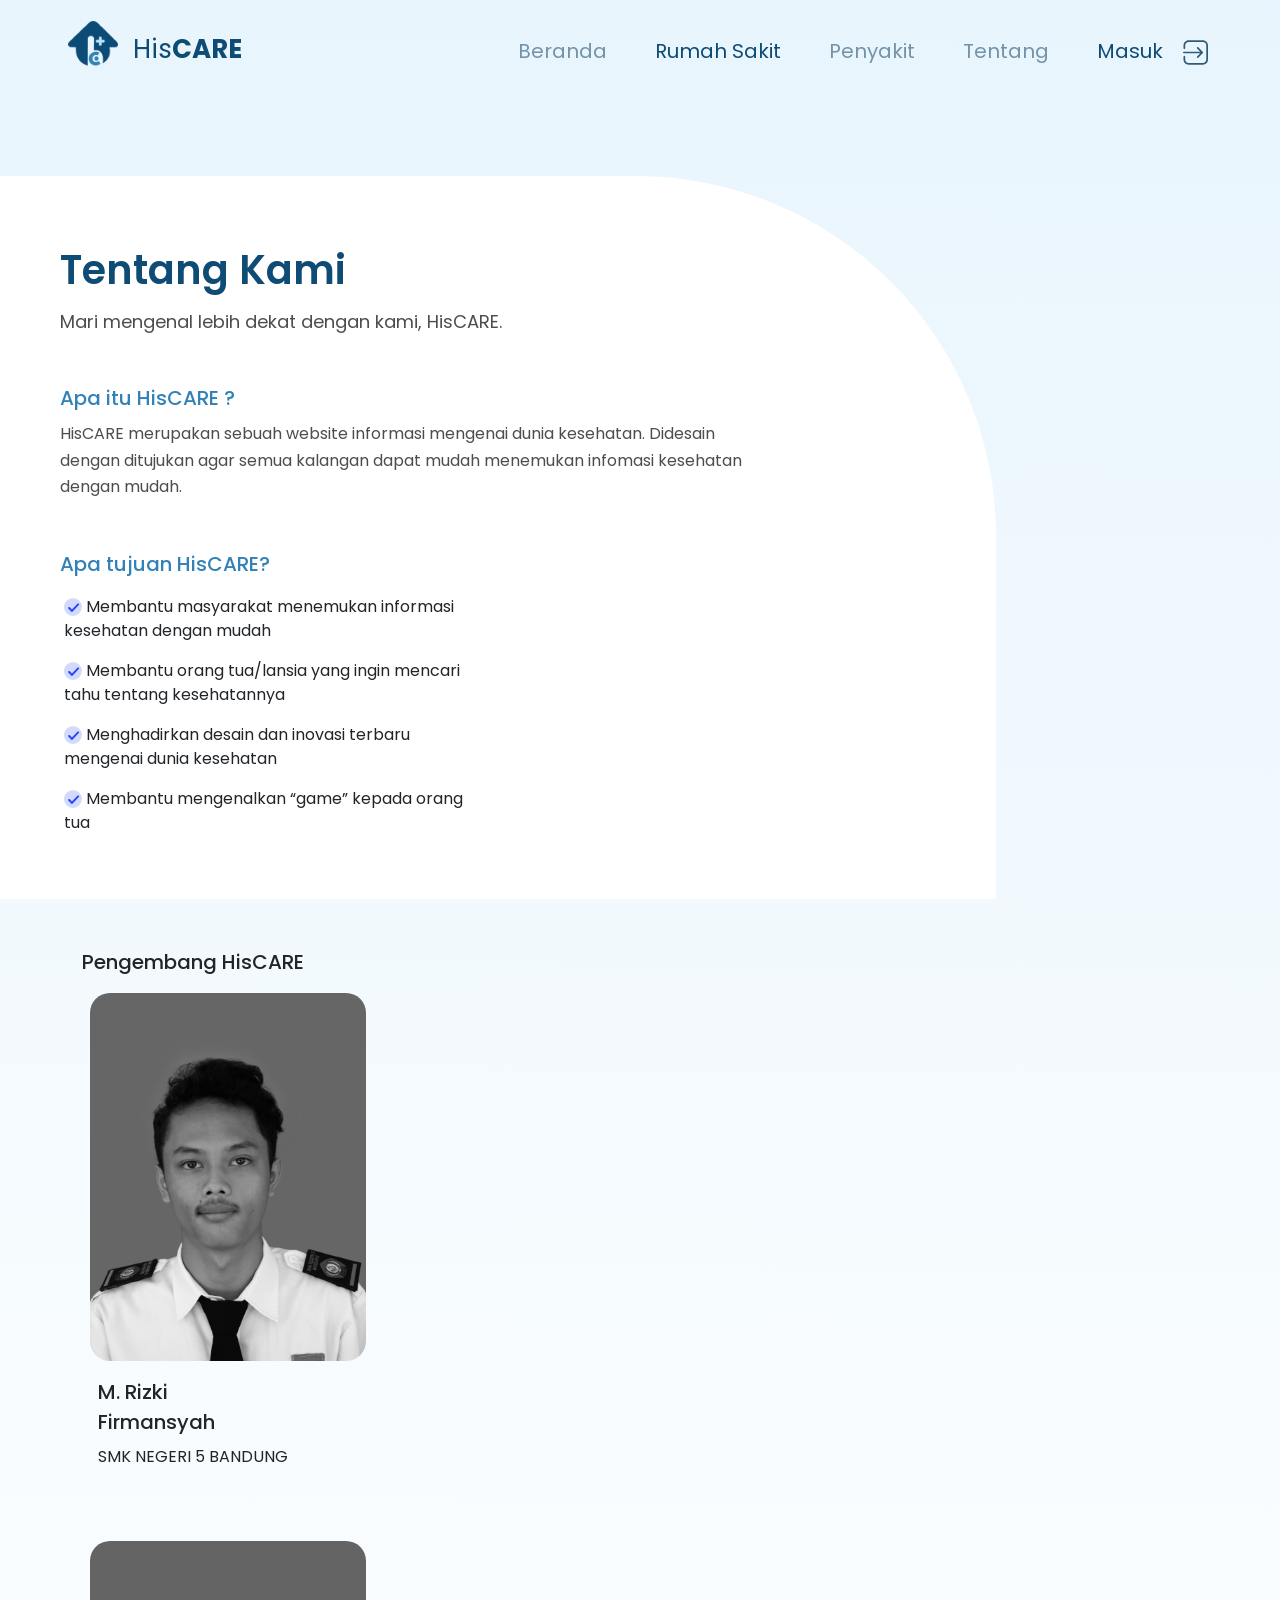
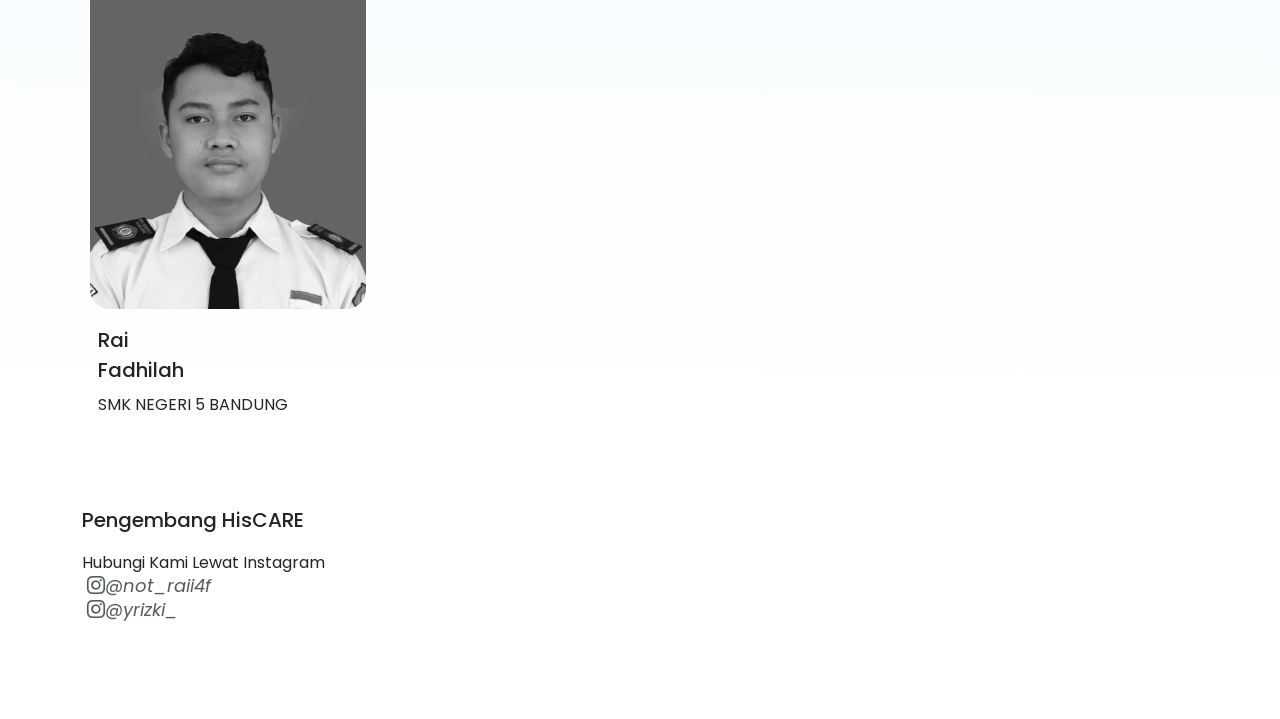
<file: about.html>
<!DOCTYPE html>
<html lang="en">
  <head>
    <meta charset="UTF-8" />
    <meta http-equiv="X-UA-Compatible" content="IE=edge" />
    <meta name="viewport" content="width=device-width, initial-scale=1.0" />
    <!-- BOOTSTRAP CSS -->
    <link rel="stylesheet" href="/assets/bootstrap/css/bootstrap.css" />
    <!-- ICON BOOTSTRAP -->
    <link rel="stylesheet" href="https://cdn.jsdelivr.net/npm/bootstrap-icons@1.9.1/font/bootstrap-icons.css" />
    <!-- AOS CSS -->
    <link href="https://unpkg.com/aos@2.3.1/dist/aos.css" rel="stylesheet" />
    <!-- SWIPER JS -->
    <link rel="stylesheet" href="https://cdn.jsdelivr.net/npm/swiper@8/swiper-bundle.min.css" />
    <!-- LOGO -->
    <link rel="icon" href="image/brand-2.png" />
    <!-- STYLE CSS -->
    <link rel="stylesheet" href="about.css" />
    <title>HisCARE - Tentang</title>
  </head>
  <body>
    <nav class="navbar navbar-expand-md navbar-expand-lg navbar-expand-xl bg-transparent fixed-top py-3">
      <div class="container-fluid px-5">
        <a class="navbar-brand" href="#"><img src="/image/brand-2.png" alt="brand-2" /><span>His</span><b>CARE</b></a>
        <div class="menu-toggle">
          <input type="checkbox" />
          <span></span>
          <span></span>
          <span></span>
        </div>
        <div class="navbar-links">
          <ul class="top-menu navbar-nav ms-auto">
            <li><a class="nav-link mx-3" aria-current="page" href="/index.html">Beranda</a></li>
            <li><a class="nav-link active mx-3" href="#">Rumah Sakit</a></li>
            <li><a class="nav-link mx-3" href="/diseases.html">Penyakit</a></li>
            <li><a class="nav-link mx-3" href="/about.html">Tentang</a></li>
            <li>
              <a class="nav-link mx-3 login" href="/login.html">Masuk <img src="/image/icon/icon-login.svg" alt="icon-login" /></a>
            </li>
          </ul>
        </div>
      </div>
    </nav>

    
  <main class="content pt-5">
      <div class="section-about-us pb-5 " id="section-about-us">
          <div id="about-us-1">
              <div class="container">

                          <h1 class="title-main mt-5">
                              Tentang Kami
                          </h1>
                          <p class="paragraph-main mb-5">Mari mengenal lebih dekat dengan kami, HisCARE.</p>
                          <h2 class="title mt-5">
                              Apa itu HisCARE ?
                          </h2>
                          <p class="paragraph mb-5">HisCARE merupakan sebuah website informasi mengenai dunia kesehatan. Didesain dengan ditujukan agar semua kalangan dapat mudah menemukan infomasi kesehatan dengan mudah.
                          </p>
                          <h2 class="title mt-5">
                              Apa tujuan HisCARE?
                          </h2>
                          <div class="row mb-5">
                              <div class="col-md-6 mt-3 ms-1">
                                  <span>
                                    <img src="/image/icon/check.svg" alt="" srcset=""> 
                                    Membantu masyarakat menemukan informasi kesehatan dengan mudah 
                                  </span>
                              </div>
                              <div class="col-md-6 mt-3 ms-1">
                                  <span>
                                    <img src="/image/icon/check.svg" alt="" srcset="">
                                    Membantu orang tua/lansia yang ingin mencari tahu tentang kesehatannya
                                  </span>
                              </div>
                              <div class="col-md-6 mt-3 ms-1">
                                  <span>
                                    <img src="/image/icon/check.svg" alt="" srcset=""> 
                                    Menghadirkan desain dan inovasi terbaru mengenai dunia kesehatan
                                  </span>
                              </div>
                              <div class="col-md-6 mt-3 ms-1">
                                  <span>
                                  <img src="/image/icon/check.svg" alt="" srcset=""> Membantu mengenalkan “game” kepada orang tua
                                  </span>
                              </div>
                  </div>
              </div>
          </div>

          <div id="about-us-2">
              <div class="container">
                  <div class="row">
                      <div class="col-md-12">
                          <h2 class="title mt-5">
                              Pengembang HisCARE
                          </h2>
                          <div class="developers row mb-5">
                              <div class="col-md-4 mt-3">
                                  <div class="card border-0 bg-transparent">
                                      <img src="image/dev-1.JPG" class="card-img-top img-fluid ms-2" alt="...">
                                      <div class="card-body">
                                          <h5 class="title">M. Rizki <br> Firmansyah</h5>
                                          <p class="text">SMK NEGERI 5 BANDUNG</p>
                                          <a href="#" class="text-decoration-none me-3"><i class="fab fa-linkedin"></i></a>
                                          <a href="#" class="text-decoration-none me-3"><i class="fab fa-instagram"></i></a>
                                      </div>
                                  </div>
                              </div>
                              <div class="col-md-4 mt-3">
                                  <div class="card border-0 bg-transparent">
                                      <img src="image/dev-2.JPG" class="card-img-top img-fluid ms-2 mt-3" alt="...">
                                      <div class="card-body">
                                          <h5 class="title">Rai <br> Fadhilah</h5>
                                          <p class="text">SMK NEGERI 5 BANDUNG</p>
                                          <a href="#" class="text-decoration-none me-3"><i class="fab fa-linkedin"></i></a>
                                          <a href="#" class="text-decoration-none me-3"><i class="fab fa-instagram"></i></a>
                                      </div>
                                  </div>
                              </div>
                          </div>

                          <h2 class="title mt-5">
                              Pengembang HisCARE
                          </h2>
                          <div class="contact-us row mb-5">
                              <div class="col-md-12 mt-3">
                                  <span>
                                      <i class="fas fa-circle-check"></i> Hubungi Kami Lewat Instagram
                                      <br>
                                      <a href="https://www.instagram.com/not_raii4f/?hl=id"> <i class="bi bi-instagram">@not_raii4f </i> </a>
                                      <br>
                                      <a href="https://www.instagram.com/yrizki_/?hl=id"> <i class="bi bi-instagram">@yrizki_ </i></a>
                                  </span>
                              </div>
                          </div>

                      </div>
                  </div>
              </div>
          </div>
      </div>
    <script src="/assets/bootstrap/js/bootstrap.bundle.js"></script>
    <script src="https://unpkg.com/aos@2.3.1/dist/aos.js"></script>
    <script src="https://cdn.jsdelivr.net/npm/swiper@8/swiper-bundle.min.js"></script>
    <script src="assets/script.js"></script>
    <script>
      AOS.init();
    </script>
  </body>
</html>
</file>
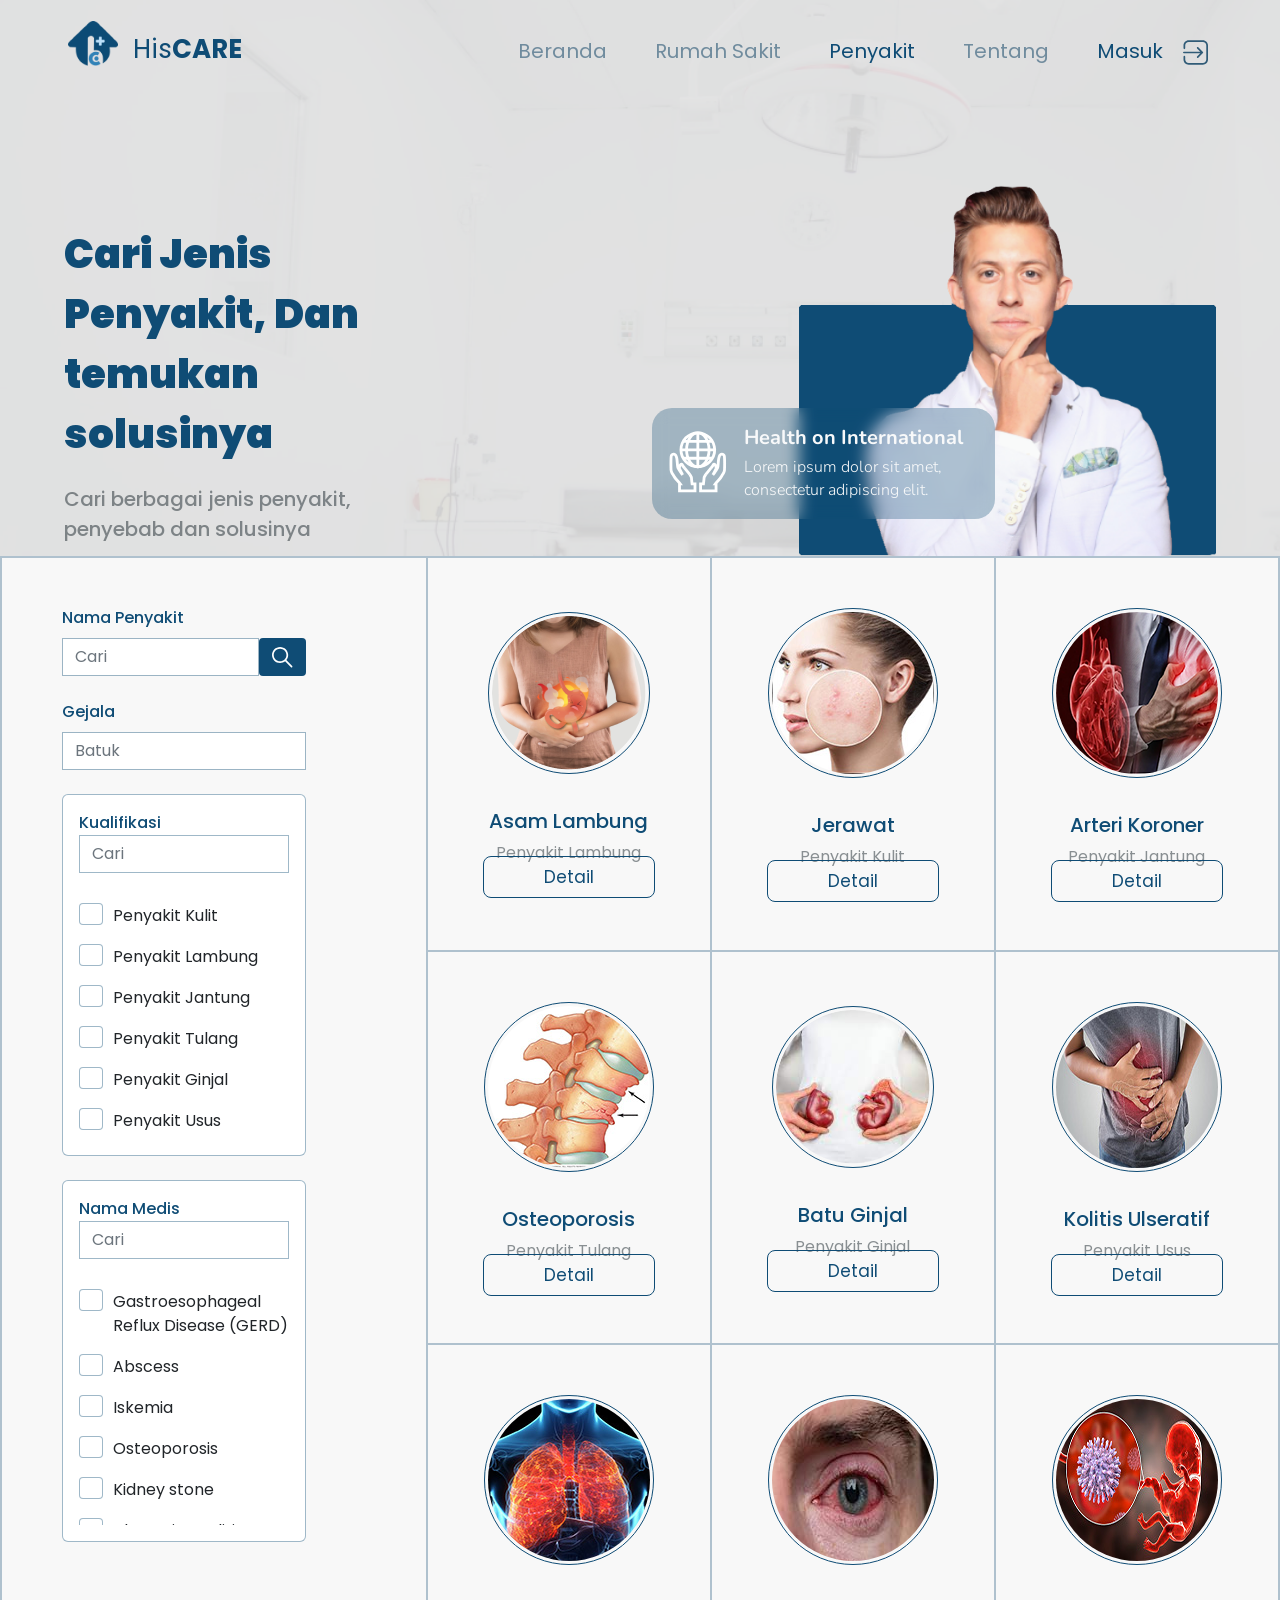
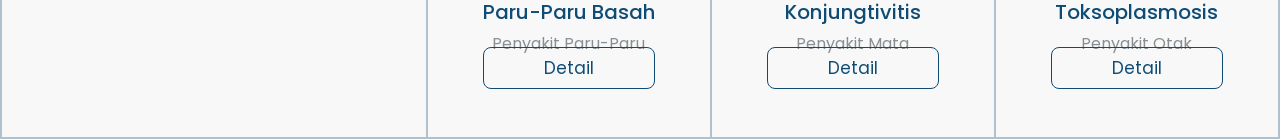
<file: diseases.html>
<!DOCTYPE html>
<html lang="en">
  <head>
    <meta charset="UTF-8" />
    <meta http-equiv="X-UA-Compatible" content="IE=edge" />
    <meta name="viewport" content="width=device-width, initial-scale=1.0" />
    <link rel="icon" href="image/brand-2.png" />
    <!-- BOOTSTRAP CSS -->
    <link rel="stylesheet" href="/assets/bootstrap/css/bootstrap.css" />
    <!-- ICON BOOTSTRAP -->
    <link rel="stylesheet" href="https://cdn.jsdelivr.net/npm/bootstrap-icons@1.9.1/font/bootstrap-icons.css" />
    <!-- STYLE CSS -->
    <link rel="stylesheet" href="/assets/css/dieseases.css" />
    <title>HisCARE - Penyakit</title>
  </head>

  <body>
    <!-- *NAVBAR* -->
    <nav class="navbar navbar-expand-md navbar-expand-lg navbar-expand-xl py-3 bg-transparent fixed-top">
      <div class="container-fluid px-5">
        <a class="navbar-brand" href="#"><img src="/image/brand-2.png" alt="brand-2" /><span>His</span><b>CARE</b></a>
        <div class="menu-toggle">
          <input type="checkbox" />
          <span></span>
          <span></span>
          <span></span>
        </div>
        <div class="navbar-links">
          <ul class="top-menu navbar-nav ms-auto">
            <li><a class="nav-link mx-3" aria-current="page" href="/index.html">Beranda</a></li>
            <li><a class="nav-link mx-3" href="/hospitals.html">Rumah Sakit</a></li>
            <li><a class="nav-link active mx-3" href="#">Penyakit</a></li>
            <li><a class="nav-link mx-3" href="/about.html">Tentang</a></li>
            <li>
              <a class="nav-link mx-3 login" href="/login.html">Masuk <img src="/image/icon/icon-login.svg" alt="icon-login" /></a>
            </li>
          </ul>
        </div>
      </div>
    </nav>

    <!-- *HERO -->
    <header>
      <div class="container-fluid px-5">
        <div class="header px-3">
          <div class="row">
            <div class="title-disease col-sm-12 col-md-6 col-lg-6">
              <div class="title-header">
                <h1>Cari Jenis Penyakit, Dan temukan solusinya</h1>
                <h5>Cari berbagai jenis penyakit, penyebab dan solusinya</h5>
              </div>
            </div>

            <div class="img-disease col-sm-12 col-md-6 col-lg-6">
              <div class="row float-end">
                <div class="col-3 mt-5">
                  <div class="card-ad card card-hero mb-3">
                    <div class="row">
                      <div class="col-md-3 col-lg-3">
                        <img src="image/icon/icon-world.svg" class="img-ad img-fluid rounded-start" alt="..." />
                      </div>
                      <div class="col-md-9 col-lg-9 text-light">
                        <div class="card-body card-hero-detail">
                          <h5 class="card-title">Health on International</h5>
                          <p class="card-text">Lorem ipsum dolor sit amet, consectetur adipiscing elit.</p>
                        </div>
                      </div>
                    </div>
                  </div>
                </div>

                <div class="col-9">
                  <div class="image-header">
                    <img src="image/img-header.png" class="img-header" alt="" />
                  </div>
                </div>
              </div>
            </div>
          </div>
        </div>
      </div>
    </header>

    <main>
      <div class="main-disease container-fluid">
        <div class="row">
          <div class="col-sm-12 col-md-4 col-lg-4 search-penyakit">
            <div class="search">
              <p class="nm-disease mb-2">Nama Penyakit</p>
              <div class="d-flex mb-4">
                <input class="form-control input-search" type="search" placeholder="Cari" aria-label="default input example" />
                <button class="btn button-search" type="submit"><img src="image/icon/icon-search.svg" alt="" /></button>
              </div>
              <p class="nm-symptom mb-2">Gejala</p>
              <div class="d-flex mb-4">
                <input class="input-gejala form-control" type="text" placeholder="Batuk" aria-label="default input example" />
              </div>
              <div class="card card-filter mb-4" style="width: 100%">
                <div class="card-body">
                  <p class="card-text">Kualifikasi</p>
                  <input class="input-filter form-control mb-3" type="text" placeholder="Cari" aria-label="default input example" />
                  <div class="scroll">
                    <div class="form-check">
                      <input class="form-check-input" type="checkbox" value="" id="flexCheckDefault" />
                      <label class="form-check-label" for="flexCheckDefault"> Penyakit Kulit </label>
                    </div>
                    <div class="form-check">
                      <input class="form-check-input" type="checkbox" value="" id="flexCheckDefault" />
                      <label class="form-check-label" for="flexCheckDefault"> Penyakit Lambung </label>
                    </div>
                    <div class="form-check">
                      <input class="form-check-input" type="checkbox" value="" id="flexCheckDefault" />
                      <label class="form-check-label" for="flexCheckDefault"> Penyakit Jantung </label>
                    </div>
                    <div class="form-check">
                      <input class="form-check-input" type="checkbox" value="" id="flexCheckDefault" />
                      <label class="form-check-label" for="flexCheckDefault"> Penyakit Tulang </label>
                    </div>
                    <div class="form-check">
                      <input class="form-check-input" type="checkbox" value="" id="flexCheckChecked" />
                      <label class="form-check-label" for="flexCheckChecked"> Penyakit Ginjal </label>
                    </div>
                    <div class="form-check">
                      <input class="form-check-input" type="checkbox" value="" id="flexCheckDefault" />
                      <label class="form-check-label" for="flexCheckDefault"> Penyakit Usus </label>
                    </div>
                    <div class="form-check">
                      <input class="form-check-input" type="checkbox" value="" id="flexCheckChecked" />
                      <label class="form-check-label" for="flexCheckChecked"> Peynakit Paru-Paru </label>
                    </div>
                    <div class="form-check">
                      <input class="form-check-input" type="checkbox" value="" id="flexCheckDefault" />
                      <label class="form-check-label" for="flexCheckDefault"> Penyakit Otak </label>
                    </div>
                    <div class="form-check">
                      <input class="form-check-input" type="checkbox" value="" id="flexCheckChecked" />
                      <label class="form-check-label" for="flexCheckChecked"> Penyakit Mata </label>
                    </div>
                    <div class="form-check">
                      <input class="form-check-input" type="checkbox" value="" id="flexCheckChecked" />
                      <label class="form-check-label" for="flexCheckChecked"> Penyakit Bipolar </label>
                    </div>
                  </div>
                </div>
              </div>
              <div class="card card-filter mb-4" style="width: 100%">
                <div class="card-body">
                  <p class="card-text">Nama Medis</p>
                  <input class="input-filter form-control mb-3" type="text" placeholder="Cari" aria-label="default input example" />
                  <div class="scroll">
                    <div class="form-check">
                      <input class="form-check-input" type="checkbox" value="" id="flexCheckDefault" />
                      <label class="form-check-label" for="flexCheckDefault"> Gastroesophageal Reflux Disease (GERD) </label>
                    </div>
                    <div class="form-check">
                      <input class="form-check-input" type="checkbox" value="" id="flexCheckDefault" />
                      <label class="form-check-label" for="flexCheckDefault"> Abscess </label>
                    </div>
                    <div class="form-check">
                      <input class="form-check-input" type="checkbox" value="" id="flexCheckDefault" />
                      <label class="form-check-label" for="flexCheckDefault"> Iskemia </label>
                    </div>
                    <div class="form-check">
                      <input class="form-check-input" type="checkbox" value="" id="flexCheckChecked" />
                      <label class="form-check-label" for="flexCheckChecked"> Osteoporosis </label>
                    </div>
                    <div class="form-check">
                      <input class="form-check-input" type="checkbox" value="" id="flexCheckDefault" />
                      <label class="form-check-label" for="flexCheckDefault"> Kidney stone </label>
                    </div>
                    <div class="form-check">
                      <input class="form-check-input" type="checkbox" value="" id="flexCheckChecked" />
                      <label class="form-check-label" for="flexCheckChecked"> Ulcerative colitis </label>
                    </div>
                    <div class="form-check">
                      <input class="form-check-input" type="checkbox" value="" id="flexCheckDefault" />
                      <label class="form-check-label" for="flexCheckDefault"> Pneumonia </label>
                    </div>
                    <div class="form-check">
                      <input class="form-check-input" type="checkbox" value="" id="flexCheckChecked" />
                      <label class="form-check-label" for="flexCheckChecked"> Konjungtivitis </label>
                    </div>
                  </div>
                </div>
              </div>
            </div>
          </div>
          <div class="list-penyakit col-sm-12 col-md-8 col-lg-8">
            <div class="row">
              <div class="jenis-penyakit col-sm-6 col-lg-4">
                <img src="image/penyakit/asam-lambung.png" alt="" />
                <div class="content-penyakit">
                  <h5>Asam Lambung</h5>
                  <p>Penyakit Lambung</p>
                  <a class="btn-detail" href="/diseases/asam-lambung.html">Detail</a>
                </div>
              </div>
              <div class="jenis-penyakit col-sm-6 col-lg-4">
                <img src="image/penyakit/jerawat.png" alt="" />
                <div class="content-penyakit">
                  <h5>Jerawat</h5>
                  <p>Penyakit Kulit</p>
                  <a class="btn-detail" href="/diseases/jerawat.html">Detail</a>
                </div>
              </div>
              <div class="jenis-penyakit col-sm-6 col-lg-4">
                <img src="image/penyakit/arteri-koroner.png" alt="" />
                <div class="content-penyakit">
                  <h5>Arteri Koroner</h5>
                  <p>Penyakit Jantung</p>
                  <a class="btn-detail" href="/diseases/arteri-koroner.html">Detail</a>
                </div>
              </div>
            </div>
            <div class="row">
              <div class="jenis-penyakit col-sm-6 col-lg-4">
                <img src="image/penyakit/osteoporosis.png" alt="" />
                <div class="content-penyakit">
                  <h5>Osteoporosis</h5>
                  <p>Penyakit Tulang</p>
                  <a class="btn-detail" href="/diseases/osteoporosis.html">Detail</a>
                </div>
              </div>
              <div class="jenis-penyakit col-sm-6 col-lg-4">
                <img src="image/penyakit/batu-ginjal.png" alt="" />
                <div class="content-penyakit">
                  <h5>Batu Ginjal</h5>
                  <p>Penyakit Ginjal</p>
                  <a class="btn-detail" href="/diseases/batu-ginjal.html">Detail</a>
                </div>
              </div>
              <div class="jenis-penyakit col-sm-6 col-lg-4">
                <img src="image/penyakit/kolitis-ulseratif.png" alt="" />
                <div class="content-penyakit">
                  <h5>Kolitis Ulseratif</h5>
                  <p>Penyakit Usus</p>
                  <a class="btn-detail" href="/diseases/kolitis-ulseratif.html">Detail</a>
                </div>
              </div>
            </div>
            <div class="row">
              <div class="jenis-penyakit col-sm-6 col-lg-4">
                <img src="image/penyakit/paru-paru-basah.png" alt="" />
                <div class="content-penyakit">
                  <h5>Paru-Paru Basah</h5>
                  <p>Penyakit Paru-Paru</p>
                  <a class="btn-detail" href="/diseases/paru-paru-basah.html">Detail</a>
                </div>
              </div>
              <div class="jenis-penyakit col-sm-6 col-lg-4">
                <img src="image/penyakit/konjungtivitis.png" alt="" />
                <div class="content-penyakit">
                  <h5>Konjungtivitis</h5>
                  <p>Penyakit Mata</p>
                  <a class="btn-detail" href="/diseases/konjungtivis.html">Detail</a>
                </div>
              </div>
              <div class="jenis-penyakit col-sm-6 col-lg-4">
                <img src="image/penyakit/toksoplasmosis.png" alt="" />
                <div class="content-penyakit">
                  <h5>Toksoplasmosis</h5>
                  <p>Penyakit Otak</p>
                  <a class="btn-detail" href="/diseases/toksoplasmosis.html">Detail</a>
                </div>
              </div>
            </div>
          </div>
        </div>
      </div>
    </main>

    <script src="/assets/bootstrap/js/bootstrap.bundle.js"></script>
    <script src="/assets/script.js"></script>
  </body>
</html>
</file>
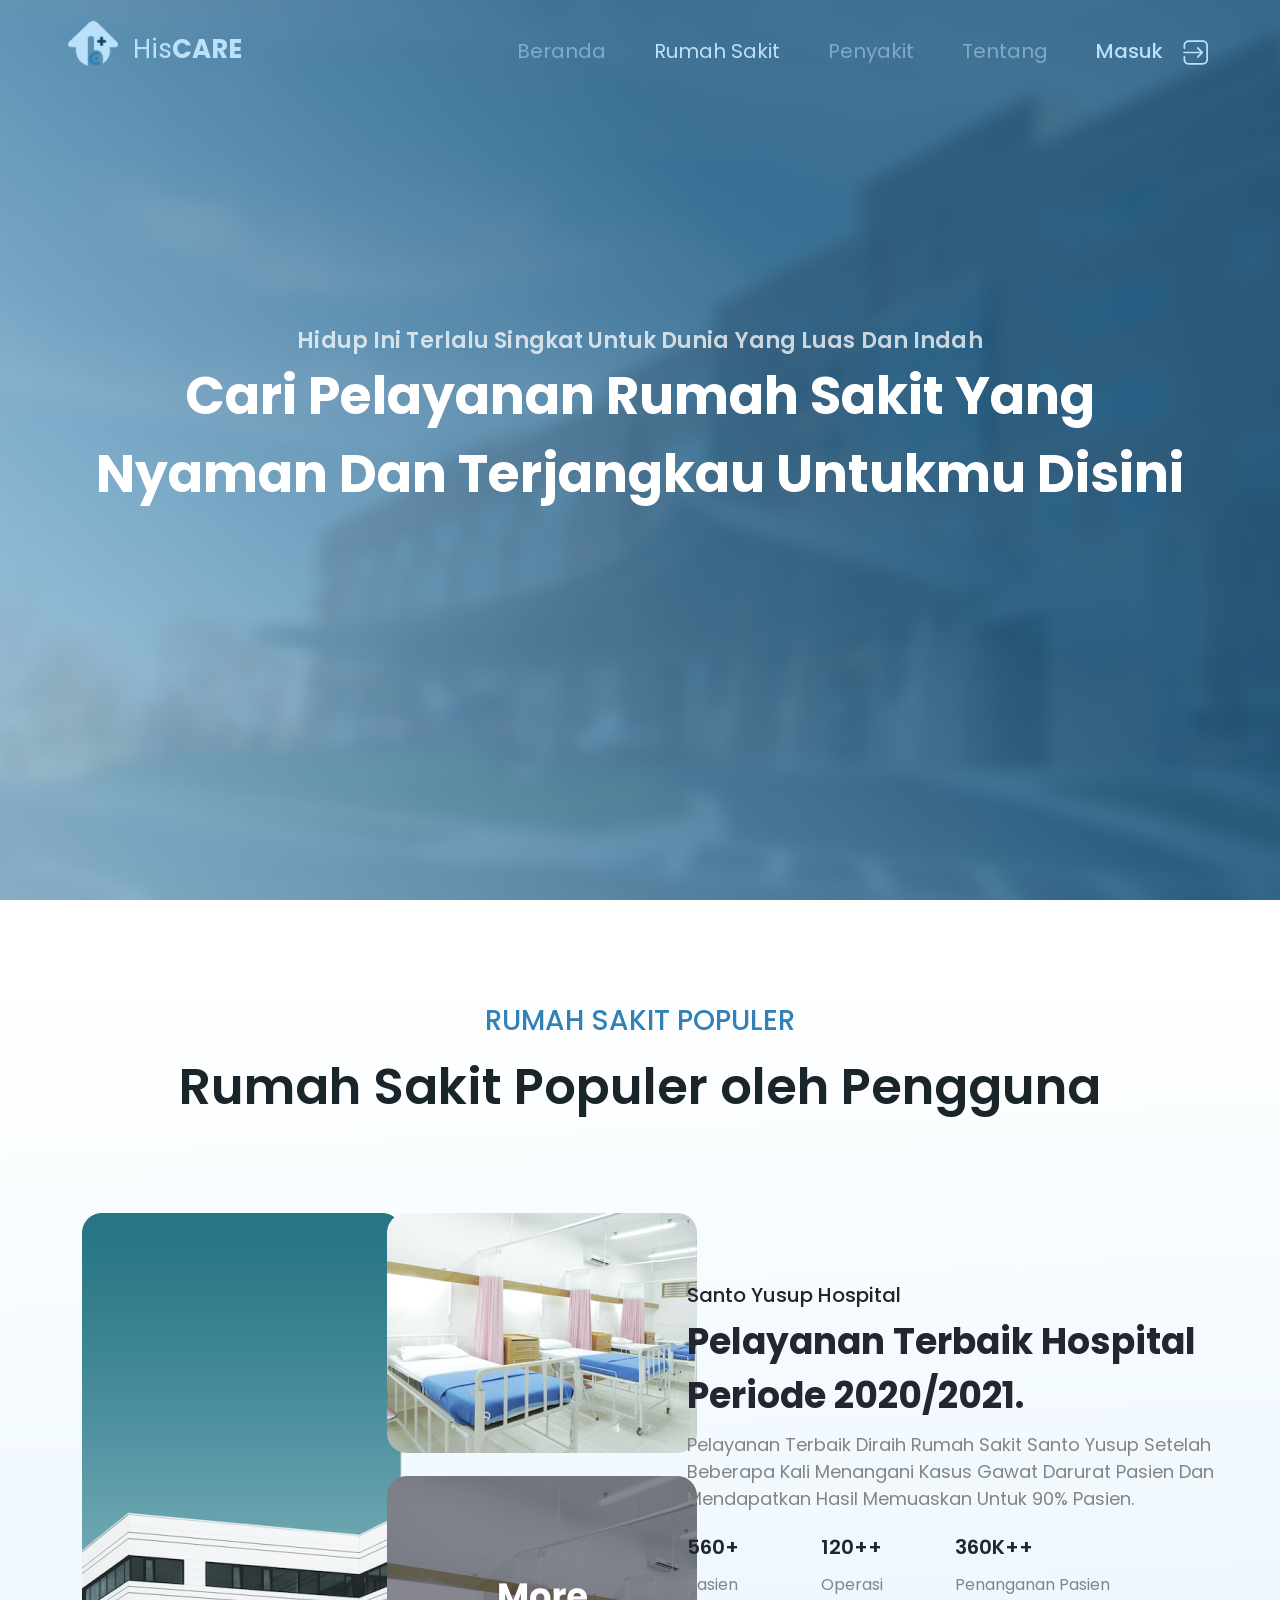
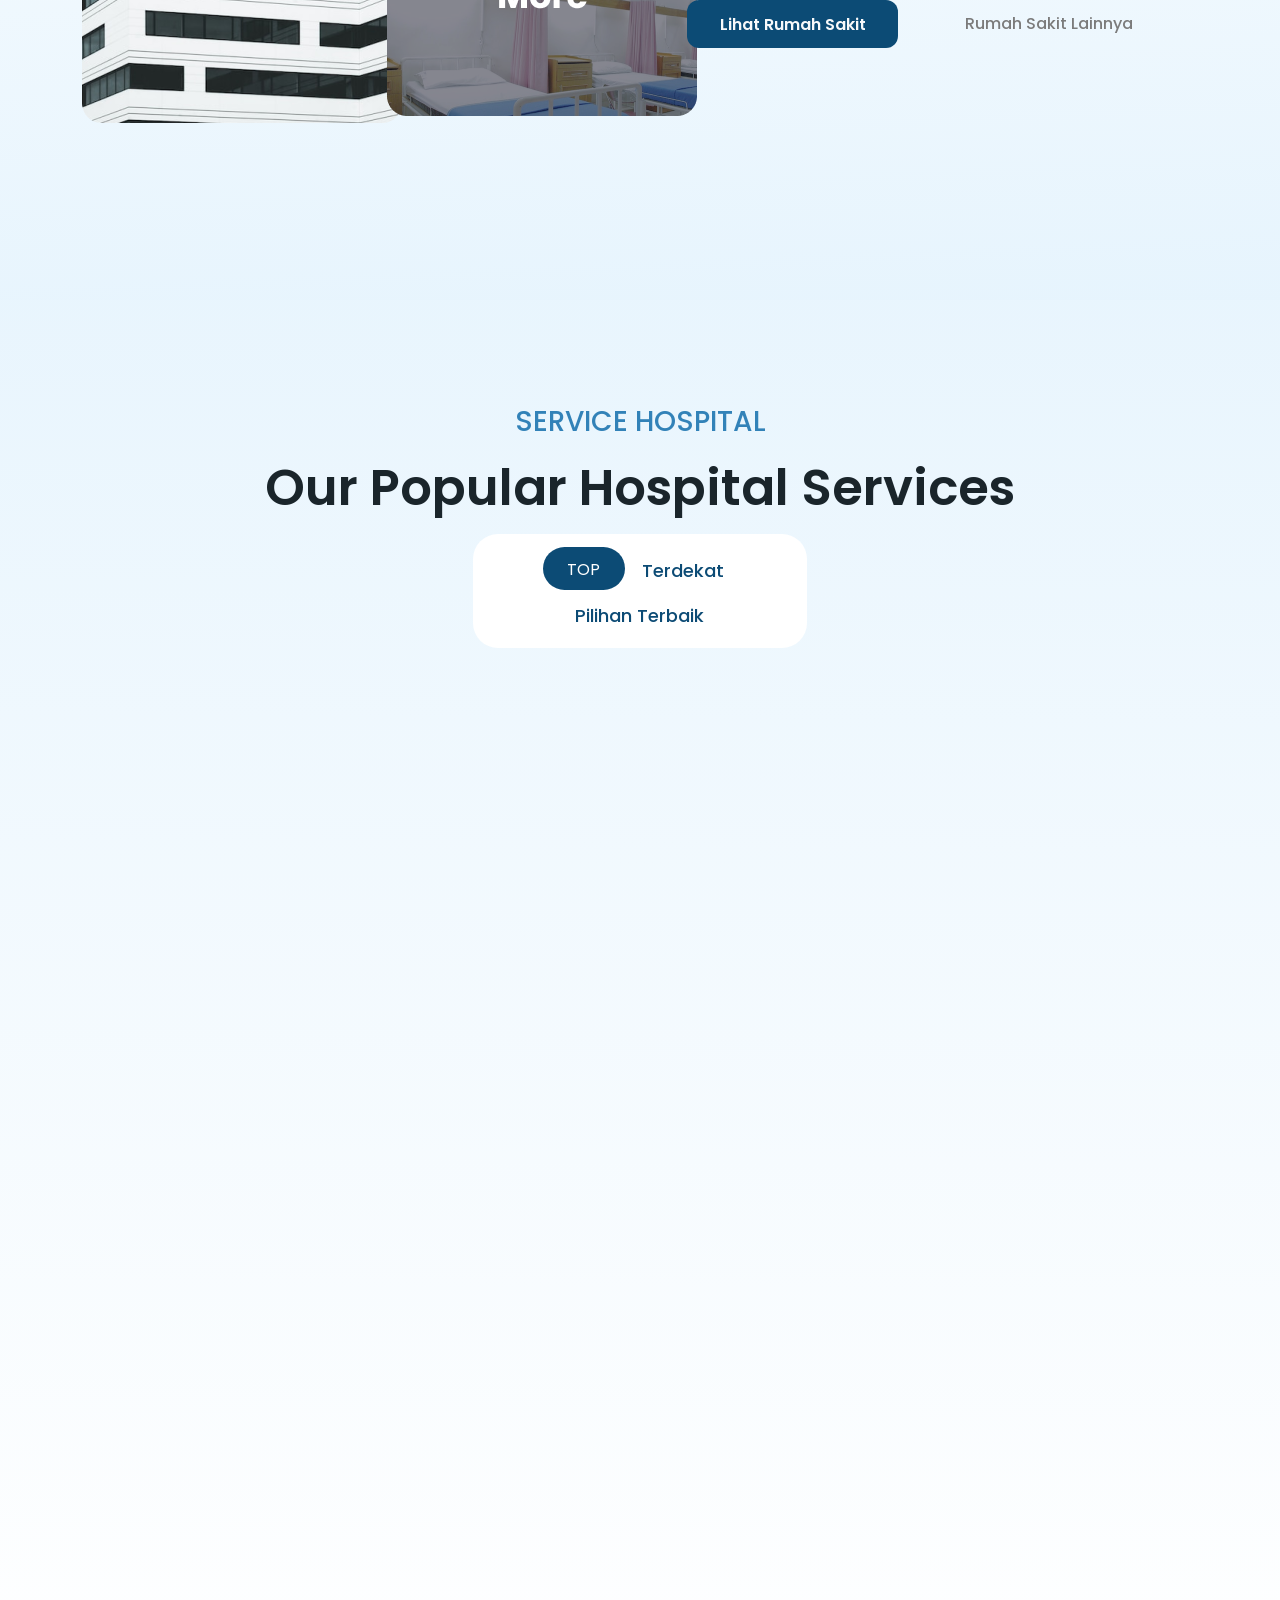
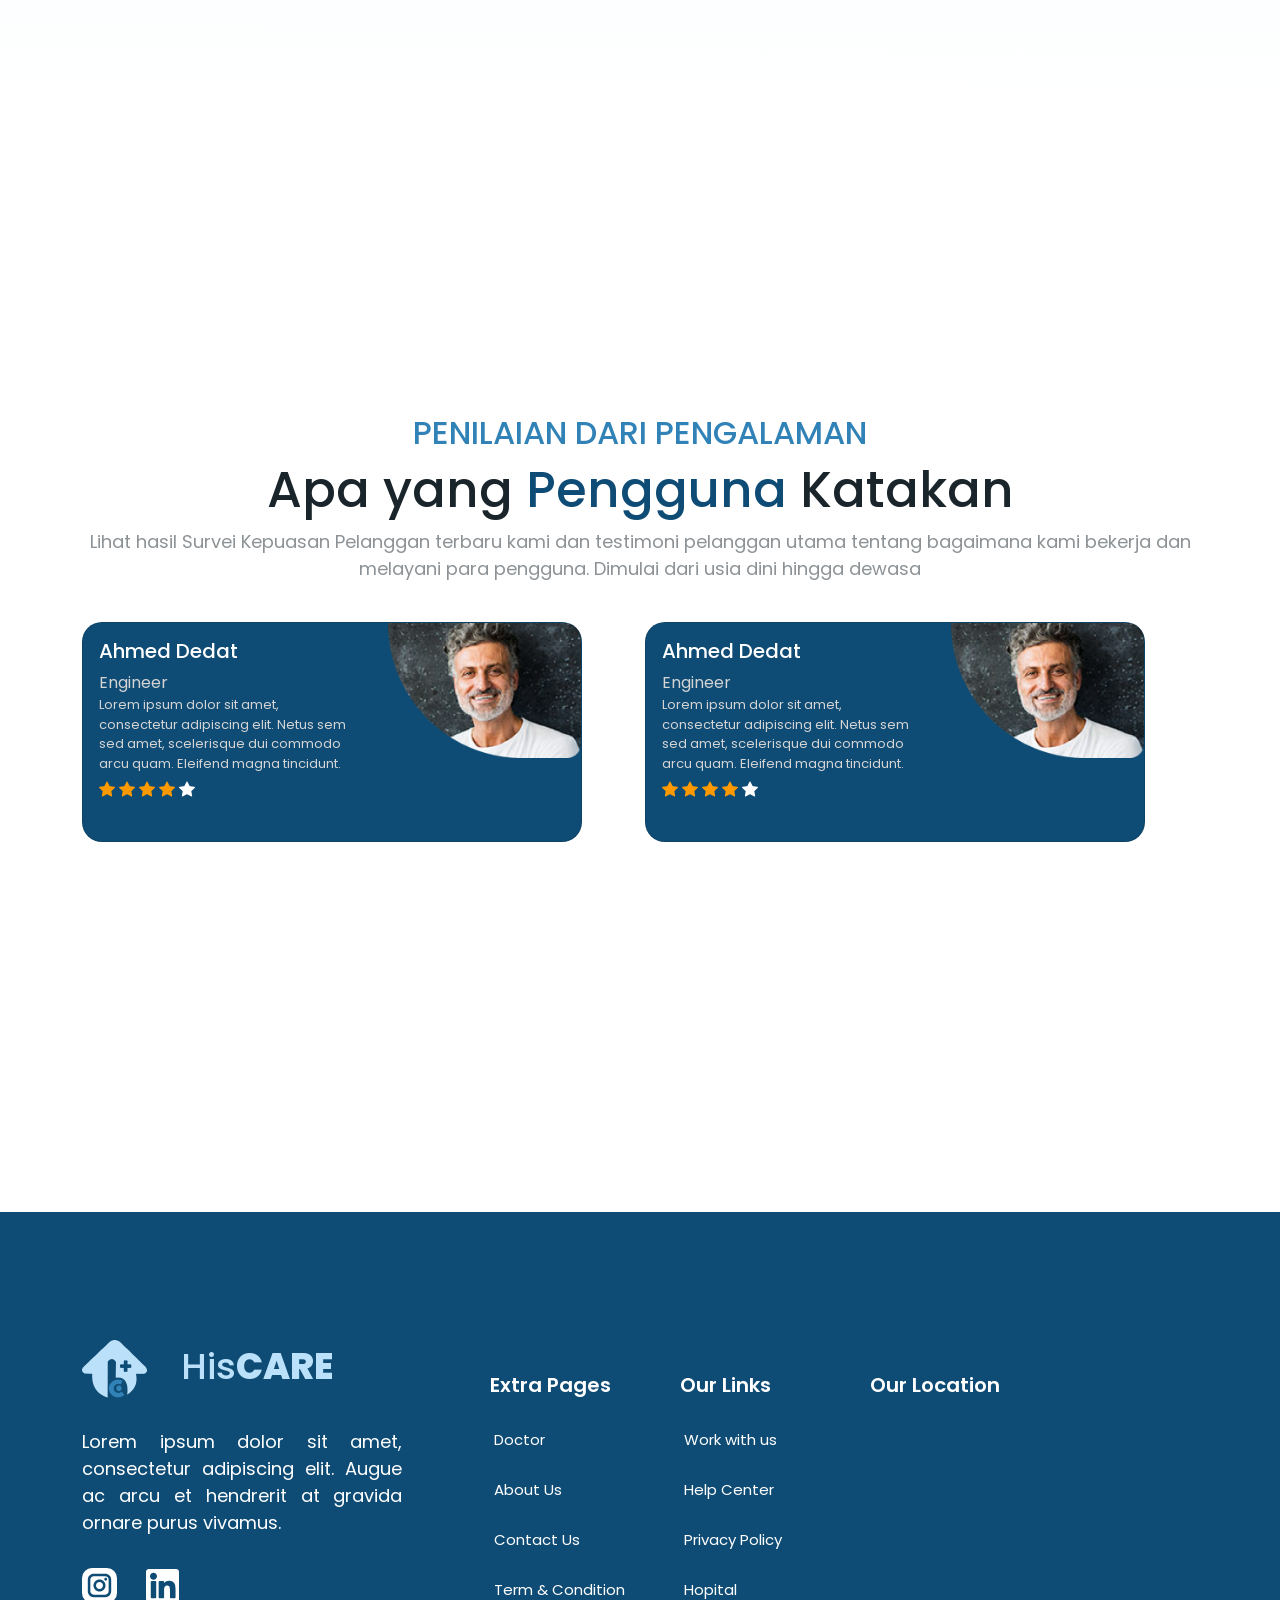
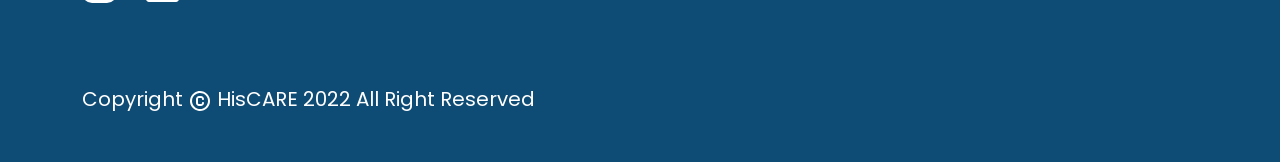
<file: hospitals.html>
<!DOCTYPE html>
<html lang="en">
  <head>
    <meta charset="UTF-8" />
    <meta http-equiv="X-UA-Compatible" content="IE=edge" />
    <meta name="viewport" content="width=device-width, initial-scale=1.0" />
    <!-- BOOTSTRAP CSS -->
    <link rel="stylesheet" href="/assets/bootstrap/css/bootstrap.css" />
    <!-- ICON BOOTSTRAP -->
    <link rel="stylesheet" href="https://cdn.jsdelivr.net/npm/bootstrap-icons@1.9.1/font/bootstrap-icons.css" />
    <!-- AOS CSS -->
    <link href="https://unpkg.com/aos@2.3.1/dist/aos.css" rel="stylesheet" />
    <!-- SWIPER JS -->
    <link rel="stylesheet" href="https://cdn.jsdelivr.net/npm/swiper@8/swiper-bundle.min.css" />
    <!-- OWL -->
    <link rel="stylesheet" href="assets/owl/owl.carousel.min.css" />
    <link rel="stylesheet" href="assets/owl/owl.theme.default.min.css" />
    <!-- LOGO -->
    <link rel="icon" href="image/brand-1.png" />
    <!-- STYLE CSS -->
    <link rel="stylesheet" href="assets/css/hospitals.css" />
    <title>HisCARE - Rumah Sakit</title>
  </head>
  <body>
    <!-- *NAVBAR* -->
    <nav class="navbar navbar-expand-md navbar-expand-lg navbar-expand-xl bg-transparent fixed-top py-3">
      <div class="container-fluid px-5">
        <a class="navbar-brand" href="#"><img src="/image/brand-1.png" alt="brand-2" /><span>His</span><b>CARE</b></a>
        <div class="menu-toggle">
          <input type="checkbox" />
          <span></span>
          <span></span>
          <span></span>
        </div>
        <div class="navbar-links">
          <ul class="top-menu navbar-nav ms-auto">
            <li><a class="nav-link mx-3" aria-current="page" href="/index.html">Beranda</a></li>
            <li><a class="nav-link active mx-3" href="#">Rumah Sakit</a></li>
            <li><a class="nav-link mx-3" href="/diseases.html">Penyakit</a></li>
            <li><a class="nav-link mx-3" href="/about.html">Tentang</a></li>
            <li>
              <a class="nav-link mx-3 login" href="/login.html">Masuk <img src="/image/icon/icon-login-2.svg" alt="icon-login" /></a>
            </li>
          </ul>
        </div>
      </div>
    </nav>
    <!-- *HEADER -->
    <header>
      <div class="container">
        <div class="jumbotron">
          <p>hidup ini terlalu singkat untuk dunia yang luas dan indah</p>
          <h1>Cari Pelayanan Rumah Sakit yang nyaman dan Terjangkau untukmu disini</h1>
        </div>
      </div>
    </header>
    <!--* MAIN CONTET -->
    <main>
      <!--* POPULER HOSPITALS -->
      <div class="popular-hospitals">
        <div class="container">
          <div class="title-popular-hospitals">
            <h3>RUMAH SAKIT POPULER</h3>
            <h1>Rumah Sakit Populer oleh Pengguna</h1>
          </div>
          <div class="main-populer-hospitals">
            <div class="row">
              <div class="col-lg-3">
                <div class="img-populer-1">
                  <img src="/image/Hospitals/img-popular.png" alt="" />
                </div>
              </div>
              <div class="col-lg-3">
                <div class="img-populer-2">
                  <img src="/image/Hospitals/img-popular-2.png" alt="" />
                </div>
                <div class="img-populer-3">
                  <a href="#"><img src="/image/Hospitals/img-popular-3.png" class="img-popular-3" alt="" /></a>
                </div>
              </div>
              <div class="col-lg-6 col-sm-2">
                <div class="detail-populer-hospitals">
                  <div class="text-populer-hospital">
                    <h5>Santo Yusup Hospital</h5>
                    <h2>Pelayanan Terbaik Hospital Periode 2020/2021.</h2>
                    <p class="detail-populer-hospitals">Pelayanan terbaik diraih rumah sakit santo yusup setelah beberapa kali menangani kasus gawat darurat pasien dan mendapatkan hasil memuaskan untuk 90% pasien.</p>
                  </div>
                  <div class="data-populer-hospitals">
                    <div class="count-data-hospitals row">
                      <div class="col-3">
                        <div class="data-hospital-1">
                          <h5>560+</h5>
                          <p>Pasien</p>
                        </div>
                      </div>
                      <div class="col-3">
                        <div class="data-hospital-2">
                          <h5>120++</h5>
                          <p>Operasi</p>
                        </div>
                      </div>
                      <div class="col-3">
                        <div class="data-hospital-3">
                          <h5>360K++</h5>
                          <p>Penanganan Pasien</p>
                        </div>
                      </div>
                    </div>
                  </div>
                  <a href="#" class="btn btn-populer-hospitals-1 text-light">Lihat Rumah Sakit</a>
                  <a href="#list-hospitals" class="btn btn-populer-hospitals-2"> Rumah Sakit Lainnya</a>
                </div>
              </div>
            </div>
          </div>
        </div>
      </div>

      <!-- *HOSPITAL SERVICE -->
      <div id="list-hospitals" class="hospital-service">
        <div class="container">
          <div class="title-service-hospitals">
            <h3>SERVICE HOSPITAL</h3>
            <h1>Our Popular Hospital Services</h1>
          </div>
          <div class="button-service-hospitals">
            <a href="#" class="btn button-service-hospitals-1 active">TOP</a>
            <a href="#" class="btn button-service-hospitals-2">Terdekat</a>
            <a href="#" class="btn button-service-hospitals-3">Pilihan Terbaik</a>
          </div>
          <div class="product-hospital">
            <div class="row">
              <div class="col-lg-4 col-sm-12">
                <div class="hospital-1" data-aos="zoom-in" data-aos-duration="1000">
                  <div class="card card-hospital">
                    <img src="/image/Hospitals/Hospital-1.png" class="img-hospital-1" alt="" />
                    <div class="card-body-hospital">
                      <div class="btn-service-hospital">
                        <button class="btn">Diseases</button>
                        <button class="btn">Medicine</button>
                        <button class="btn">Lung</button>
                      </div>
                      <h5 class="card-title-hospital">RSAI Bandung</h5>
                      <a href="https://goo.gl/maps/nK2ZWwPKZspFKUqw7" target="_blank" class="location"><img src="image/icon/location.svg" />Bandung, Indonesia</a>
                      <div class="rating-hospital">
                        <i class="bi bi-star-fill"></i>
                        <i class="bi bi-star-fill"></i>
                        <i class="bi bi-star-fill"></i>
                        <i class="bi bi-star-fill"></i>
                        <i class="bi bi-star-fill"></i>
                      </div>
                      <div class="btn-detail-hospitals">
                        <a href="#" class="btn btn-detail-hospitals-1">Check Room</a>
                        <a href="/detailHospitals/rsai.html" class="btn btn-detail-hospitals-2">View Details</a>
                      </div>
                    </div>
                  </div>
                </div>
                <div class="hospital-2" data-aos="zoom-in" data-aos-duration="1000" data-aos-delay="100" data-aos-offset="200">
                  <div class="card card-hospital">
                    <img src="/image/Hospitals/Hospital-1.png" class="img-hospital-1" alt="" />
                    <div class="card-body-hospital">
                      <div class="btn-service-hospital">
                        <button class="btn">Diseases</button>
                        <button class="btn">Medicine</button>
                        <button class="btn">Lung</button>
                      </div>
                      <h5 class="card-title-hospital">Dr. Hasan Sadikin Bandung</h5>
                      <a href="https://goo.gl/maps/T3b4fApnCbPUDY4W8" target="_blank" class="location"><img src="image/icon/location.svg" />Bandung, Indonesia</a>
                      <div class="rating-hospital">
                        <i class="bi bi-star-fill"></i>
                        <i class="bi bi-star-fill"></i>
                        <i class="bi bi-star-fill"></i>
                        <i class="bi bi-star-fill"></i>
                        <i class="bi bi-star-fill"></i>
                      </div>
                      <div class="btn-detail-hospitals">
                        <a href="#" class="btn btn-detail-hospitals-1">Check Room</a>
                        <a href="/detailHospitals/rsai.html" class="btn btn-detail-hospitals-2">View Details</a>
                      </div>
                    </div>
                  </div>
                </div>
              </div>
              <div class="col-lg-4 col-sm-12">
                <div class="hospital-3" data-aos="zoom-in" data-aos-duration="1000">
                  <div class="card card-hospital">
                    <img src="/image/Hospitals/Hospital-2.png" class="img-hospital-1" alt="" />
                    <div class="card-body-hospital">
                      <div class="btn-service-hospital">
                        <button class="btn">Diseases</button>
                        <button class="btn">Medicine</button>
                        <button class="btn">Lung</button>
                      </div>
                      <h5 class="card-title-hospital">Santo Yusup</h5>
                      <a href="https://goo.gl/maps/Ritn5xLTFRmbiq7ZA" target="_blank" class="location"><img src="image/icon/location.svg" />Bandung, Indonesia</a>
                      <div class="rating-hospital">
                        <i class="bi bi-star-fill"></i>
                        <i class="bi bi-star-fill"></i>
                        <i class="bi bi-star-fill"></i>
                        <i class="bi bi-star-fill"></i>
                        <i class="bi bi-star-fill"></i>
                      </div>
                      <div class="btn-detail-hospitals">
                        <a href="#" class="btn btn-detail-hospitals-1">Check Room</a>
                        <a href="/detailHospitals/santoyusup.html" class="btn btn-detail-hospitals-2">View Details</a>
                      </div>
                    </div>
                  </div>
                </div>
                <div class="hospital-4" data-aos="zoom-in" data-aos-duration="1000" data-aos-delay="100" data-aos-offset="200">
                  <div class="card card-hospital">
                    <img src="/image/Hospitals/Hospital-1.png" class="img-hospital-1" alt="" />
                    <div class="card-body-hospital">
                      <div class="btn-service-hospital">
                        <button class="btn">Diseases</button>
                        <button class="btn">Medicine</button>
                        <button class="btn">Lung</button>
                      </div>
                      <h5 class="card-title-hospital">RSAI Bandung</h5>
                      <a href="https://goo.gl/maps/nK2ZWwPKZspFKUqw7" target="_blank" class="location"><img src="image/icon/location.svg" />Bandung, Indonesia</a>
                      <div class="rating-hospital">
                        <i class="bi bi-star-fill"></i>
                        <i class="bi bi-star-fill"></i>
                        <i class="bi bi-star-fill"></i>
                        <i class="bi bi-star-fill"></i>
                        <i class="bi bi-star-fill"></i>
                      </div>
                      <div class="btn-detail-hospitals">
                        <a href="#" class="btn btn-detail-hospitals-1">Check Room</a>
                        <a href="/detailHospitals/rsai.html" class="btn btn-detail-hospitals-2">View Details</a>
                      </div>
                    </div>
                  </div>
                </div>
              </div>
              <div class="col-lg-4 col-sm-12">
                <div class="hospital-5" data-aos="zoom-in" data-aos-duration="1000">
                  <div class="card card-hospital">
                    <img src="/image/Hospitals/Hospital-3.png" class="img-hospital-1" alt="" />
                    <div class="card-body-hospital">
                      <div class="btn-service-hospital">
                        <button class="btn">Medicine</button>
                      </div>
                      <h5 class="card-title-hospital">Jalinan Kasih Hospital</h5>
                      <a href="https://goo.gl/maps/nK2ZWwPKZspFKUqw7" target="_blank" class="location"><img src="image/icon/location.svg" />Bandung, Indonesia</a>
                      <div class="rating-hospital">
                        <i class="bi bi-star-fill"></i>
                        <i class="bi bi-star-fill"></i>
                        <i class="bi bi-star-fill"></i>
                        <i class="bi bi-star-fill"></i>
                        <i class="bi bi-star-fill"></i>
                      </div>
                      <div class="btn-detail-hospitals">
                        <a href="#" class="btn btn-detail-hospitals-1">Check Room</a>
                        <a href="/detailHospitals/rsai.html" class="btn btn-detail-hospitals-2">View Details</a>
                      </div>
                    </div>
                  </div>
                </div>
                <div class="hospital-6" data-aos="zoom-in" data-aos-duration="1000" data-aos-delay="100" data-aos-offset="200">
                  <div class="card card-hospital">
                    <img src="/image/Hospitals/Hospital-1.png" class="img-hospital-1" alt="" />
                    <div class="card-body-hospital">
                      <div class="btn-service-hospital">
                        <button class="btn">Diseases</button>
                        <button class="btn">Medicine</button>
                        <button class="btn">Lung</button>
                      </div>
                      <h5 class="card-title-hospital">RSAI Bandung</h5>
                      <a href="https://goo.gl/maps/nK2ZWwPKZspFKUqw7" target="_blank" class="location"><img src="image/icon/location.svg" />Bandung, Indonesia</a>
                      <div class="rating-hospital">
                        <i class="bi bi-star-fill"></i>
                        <i class="bi bi-star-fill"></i>
                        <i class="bi bi-star-fill"></i>
                        <i class="bi bi-star-fill"></i>
                        <i class="bi bi-star-fill"></i>
                      </div>
                      <div class="btn-detail-hospitals">
                        <a href="#" class="btn btn-detail-hospitals-1">Check Room</a>
                        <a href="/detailHospitals/rsai.html" class="btn btn-detail-hospitals-2">View Details</a>
                      </div>
                    </div>
                  </div>
                </div>
              </div>
            </div>
          </div>
        </div>
      </div>

      <!-- *CUSTOMER SAY -->
      <div class="section-customer-say">
        <div class="container">
          <div class="main-customer-say">
            <h2>PENILAIAN DARI PENGALAMAN</h2>
            <h1>Apa yang <span>Pengguna</span> Katakan</h1>
            <p>Lihat hasil Survei Kepuasan Pelanggan terbaru kami dan testimoni pelanggan utama tentang bagaimana kami bekerja dan melayani para pengguna. Dimulai dari usia dini hingga dewasa</p>
          </div>
          <div class="card-customer-say">
            <div class="owl-carousel owl-theme">
              <div class="customer-1">
                <div class="card card-customer-say-1">
                  <div class="row">
                    <div class="col-7">
                      <div class="card-body">
                        <h4 class="card-title title-customer-1">Ahmed Dedat</h4>
                        <p>Engineer</p>
                        <p class="card-text text-customer-say">Lorem ipsum dolor sit amet, consectetur adipiscing elit. Netus sem sed amet, scelerisque dui commodo arcu quam. Eleifend magna tincidunt.</p>
                        <div class="rating-customer">
                          <i class="bi bi-star-fill"></i>
                          <i class="bi bi-star-fill"></i>
                          <i class="bi bi-star-fill"></i>
                          <i class="bi bi-star-fill"></i>
                          <i class="bi bi-star-fill start-customer"></i>
                        </div>
                      </div>
                    </div>
                    <div class="col-5">
                      <img src="image/customer-say-1.png" class="img-card-customer-1" alt="" />
                    </div>
                  </div>
                </div>
              </div>
              <!-- <div class="customer-1">
                <div class="card card-customer-say-2">
                  <div class="row">
                    <div class="col-7">
                      <div class="card-body">
                        <h4 class="card-title title-customer-1">Ahmed Dedat</h4>
                        <p>Engineer</p>
                        <p class="card-text text-customer-say">Lorem ipsum dolor sit amet, consectetur adipiscing elit. Netus sem sed amet, scelerisque dui commodo arcu quam. Eleifend magna tincidunt.</p>
                        <div class="rating-customer">
                          <i class="bi bi-star-fill"></i>
                          <i class="bi bi-star-fill"></i>
                          <i class="bi bi-star-fill"></i>
                          <i class="bi bi-star-fill"></i>
                          <i class="bi bi-star-fill start-customer"></i>
                        </div>
                      </div>
                    </div>
                    <div class="col-5">
                      <img src="image/customer-say-1.png" class="img-card-customer-1" alt="" />
                    </div>
                  </div>
                </div>
              </div> -->
            </div>
          </div>
        </div>
      </div>
    </main>

    <footer>
      <div class="footer pt-5">
        <div class="content-footer container text-light">
          <div class="row">
            <div class="col-12 col-lg-4 about-footer">
              <div class="brand-footer">
                <h2>
                  <img src="image/brand-1.png" alt="" />
                  His<span>CARE</span>
                </h2>
                <p class="text-footer">Lorem ipsum dolor sit amet, consectetur adipiscing elit. Augue ac arcu et hendrerit at gravida ornare purus vivamus.</p>
              </div>
              <div class="sosmed-footer">
                <a href=""><img src="image/icon/icon-ig.svg" alt="" /></a>
                <a href=""><img src="/image/icon/icon-linkedin.svg" alt="" /></a>
              </div>
            </div>
            <div class="col-12 col-lg-8 main-footer">
              <div class="row">
                <div class="col-12 col-lg-3">
                  <p class="perusahaan">Extra Pages</p>
                  <ul>
                    <li><a href="#">Doctor</a></li>
                    <li><a href="#">About Us</a></li>
                    <li><a href="#">Contact Us</a></li>
                    <li><a href="#">Term & Condition</a></li>
                  </ul>
                </div>
                <div class="col-12 col-lg-3">
                  <p>Our Links</p>
                  <ul>
                    <li><a href="#"> Work with us</a></li>
                    <li><a href="#">Help Center</a></li>
                    <li><a href="#">Privacy Policy</a></li>
                    <li><a href="#">Hopital</a></li>
                  </ul>
                </div>
                <div class="col-12 col-lg-6">
                  <p>Our Location</p>
                  <ul>
                    <iframe
                      src="https://www.google.com/maps/embed?pb=!1m18!1m12!1m3!1d3961.0091771893913!2d107.64422471472034!3d-6.8895032950216475!2m3!1f0!2f0!3f0!3m2!1i1024!2i768!4f13.1!3m3!1m2!1s0x2e68e79f6f5ee041%3A0xf935f61f05570358!2sSMKN%205%20Kota%20Bandung!5e0!3m2!1sid!2sid!4v1662335462393!5m2!1sid!2sid"
                      width="100%"
                      height="246px;"
                      style="border: 0"
                      allowfullscreen=""
                      loading="lazy"
                      referrerpolicy="no-referrer-when-downgrade"
                    ></iframe>
                  </ul>
                </div>
              </div>
            </div>
          </div>
          <div class="copyright">
            <p>Copyright <img src="image/icon/copyright.svg" /> HisCARE 2022 All Right Reserved</p>
          </div>
        </div>
      </div>
    </footer>
    <script src="/assets/script.js"></script>

    <script src="/assets/bootstrap/js/bootstrap.bundle.js"></script>
    <script src="https://unpkg.com/aos@2.3.1/dist/aos.js"></script>
    <script src="https://cdn.jsdelivr.net/npm/swiper@8/swiper-bundle.min.js"></script>
    <!-- JQUERY -->
    <script
      src="https://cdnjs.cloudflare.com/ajax/libs/jquery/3.6.1/jquery.min.js"
      integrity="sha512-aVKKRRi/Q/YV+4mjoKBsE4x3H+BkegoM/em46NNlCqNTmUYADjBbeNefNxYV7giUp0VxICtqdrbqU7iVaeZNXA=="
      crossorigin="anonymous"
      referrerpolicy="no-referrer"
    ></script>
    <script src="/assets/owl/owl.carousel.min.js"></script>
    <script>
      $(".owl-carousel").owlCarousel({
        loop: true,
        margin: 10,
        nav: true,
        responsive: {
          0: {
            items: 1,
          },
          600: {
            items: 1,
          },
          1000: {
            items: 2,
          },
        },
      });
    </script>
    <script>
      AOS.init();
    </script>
  </body>
</html>
</file>
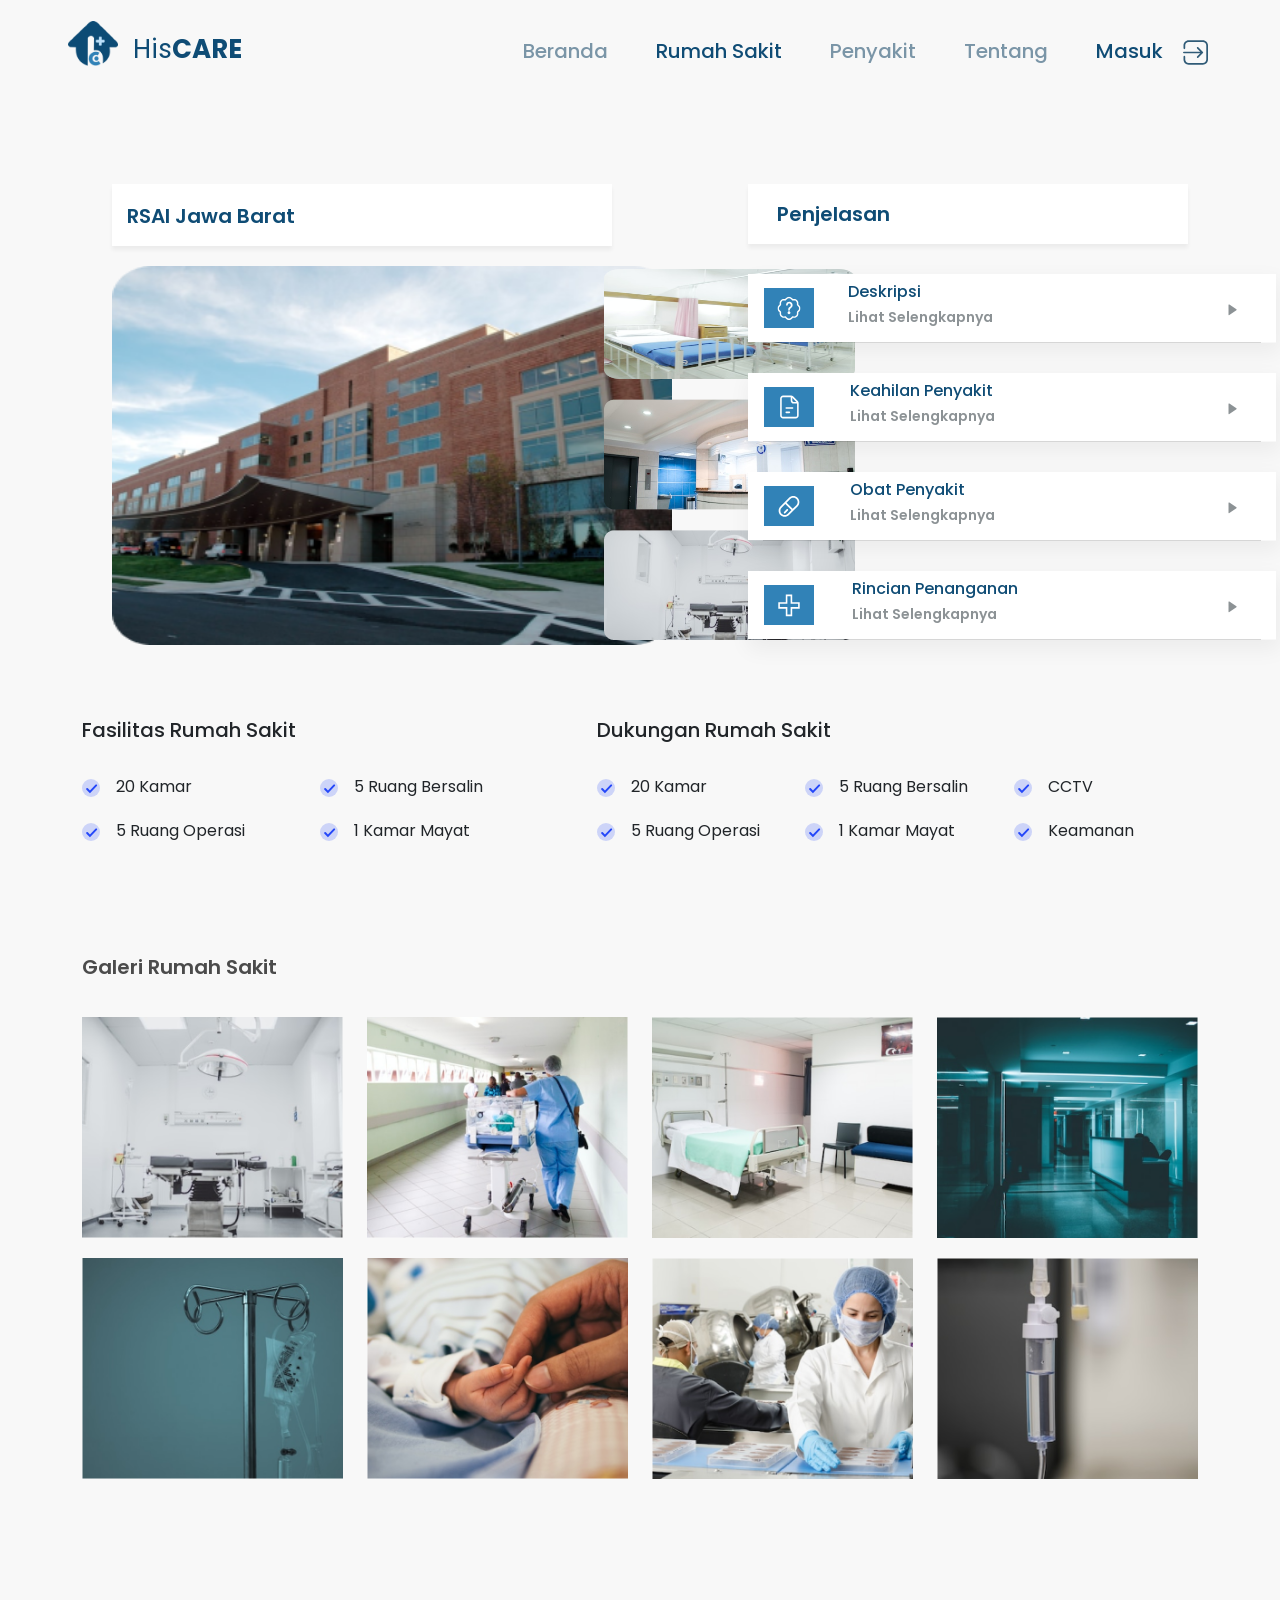
<file: detailHospitals/rsai.html>
<!DOCTYPE html>
<html lang="en">
  <head>
    <meta charset="UTF-8" />
    <meta http-equiv="X-UA-Compatible" content="IE=edge" />
    <meta name="viewport" content="width=device-width, initial-scale=1.0" />
    <link rel="icon" href="image/brand-2.png" />
    <!-- BOOTSTRAP CSS -->
    <link rel="stylesheet" href="/assets/bootstrap/css/bootstrap.css" />
    <!-- ICON BOOTSTRAP -->
    <link rel="stylesheet" href="https://cdn.jsdelivr.net/npm/bootstrap-icons@1.9.1/font/bootstrap-icons.css" />
    <!-- STYLE CSS -->
    <link rel="stylesheet" href="detailhospital.css" />
    <title>RSAI</title>
  </head>
  <body>
    <!-- *NAVBAR -->
    <nav class="navbar navbar-expand-md navbar-expand-lg navbar-expand-xl bg-transparent fixed-top py-3">
      <div class="container-fluid px-5">
        <a class="navbar-brand" href="#"><img src="/image/brand-2.png" alt="brand-2" /><span>His</span><b>CARE</b></a>
        <div class="menu-toggle">
          <input type="checkbox" />
          <span></span>
          <span></span>
          <span></span>
        </div>
        <div class="navbar-links">
          <ul class="top-menu navbar-nav ms-auto">
            <li><a class="nav-link mx-3" aria-current="page" href="/index.html">Beranda</a></li>
            <li><a class="nav-link active mx-3" href="#">Rumah Sakit</a></li>
            <li><a class="nav-link mx-3" href="/diseases.html">Penyakit</a></li>
            <li><a class="nav-link mx-3" href="/about.html">Tentang</a></li>
            <li>
              <a class="nav-link mx-3 login" href="/login.html">Masuk <img src="/image/icon/icon-login.svg" alt="icon-login" /></a>
            </li>
          </ul>
        </div>
      </div>
    </nav>
    <!-- *HERO -->
    <header>
      <div class="header-detail-hospitals">
        <div class="container-fluid">
          <div class="row">
            <div class="col-sm-12 col-md-5 col-lg-5">
              <div class="title-header">
                <h5>RSAI Jawa Barat</h5>
              </div>
              <div class="header-img-1">
                <img src="/image/Hospitals/Hospital-1.png" class="img-header-1" alt="" />
              </div>
            </div>
            <div class="col-sm-12 col-md-3 col-lg-3">
              <div class="header-img-2">
                <img src="/image/Hospitals/img-popular-2.png" class="img-header-2" alt="" />
                <img src="/image/Hospitals/hospital-header-3.png" class="img-header-3" alt="" />
                <img src="/image/Hospitals/img-header-4.png" class="img-header-4" alt="" />
              </div>
            </div>
            <div class="col-lg-4">
              <div class="detail-header-hospitals">
                <div class="detail-hospital float-end">
                  <h3>Penjelasan</h3>
                  <div class="accordions">
                    <div class="accordion-explanation">
                      <input type="checkbox" id="first" />
                      <label class="acc-label" for="first">
                        <img src="/image/penyakit/icon-accordion-1.svg" alt="" />
                        <div class="title-label row label-1">
                          <h5>Deskripsi</h5>
                          <p>Lihat Selengkapnya</p>
                        </div>
                      </label>
                      <div class="acc-content">
                        <p>
                          RS Al Islam Bandung adalah Rumah Sakit milik Yayasan RSI KSWI Jawa Barat yang mempunyai visi "Menjadi Rumah Sakit Yang Unggul, Terpercaya dan Islami dalam Pelayanan dan Pendidikan"
                        </p>
                      </div>
                    </div>
                  </div>
                  <div class="accordions">
                    <div class="accordion-explanation">
                      <input type="checkbox" id="second" />
                      <label class="acc-label" for="second">
                        <img src="/image/penyakit/icon-accordion-2.svg" alt="" />
                        <div class="title-label row label-2">
                          <h5>Keahilan Penyakit</h5>
                          <p>Lihat Selengkapnya</p>
                        </div>
                      </label>
                      <div class="acc-content">
                        <p>
                          RS Al Islam Bandung memiliki layanan spesialis dan fasilitas penunjang medis yang cukup lengkap. Adapaun layanan unggulan yang dimiliki RSAI Bandung antara lain : Kateterisasi Jantung baik Dewasa maupun anak, Hemodialisa (cuci darah), kemoterapi, pemeriksaan MSCT  160 slice, serta Endoscopy. Pada masa pandemic covid 19 ini RSAI Bandung melengkapi dengan fasilitas perawatan isolasi serta fasiltas pemeriksaan Covid 19 baik itu rapid antibody, rapid antigen dan PCR yang dilakukan secara mandiri.
                        </p>
                      </div>
                    </div>
                  </div>
                  <div class="accordions">
                    <div class="accordion-explanation">
                      <input type="checkbox" id="third" />
                      <label class="acc-label" for="third">
                        <img src="/image/penyakit/icon-accordion-3.svg" alt="" />
                        <div class="title-label row label-3">
                          <h5>Obat Penyakit</h5>
                          <p>Lihat Selengkapnya</p>
                        </div>
                      </label>
                      <div class="acc-content">
                        <p>
                          1. Konsumsi Banyak Cairan (minum 2-3 liter per hari) <br />
                          2. Cairan Intravena (Infus) <br />
                          3. Bedrest Total (beristirahat) <br />4. Kompres seluruh badan <br />
                         
                        </p>
                      </div>
                    </div>
                  </div>
                  <div class="accordions">
                    <div class="accordion-explanation">
                      <input type="checkbox" id="fourth" />
                      <label class="acc-label" for="fourth">
                        <img src="/image/penyakit/icon-accordion-4.svg" alt="" />
                        <div class="title-label row label-4">
                          <h5>Rincian Penanganan</h5>
                          <p>Lihat Selengkapnya</p>
                        </div>
                      </label>
                      <div class="acc-content">
                        <p>
                          Dengan cara pendekatan secara psikolog,operasi dan diberikan obat yang sesuai dengan resep para dokter yang ahli di bidangnya
                        </p>
                      </div>
                    </div>
                  </div>
                </div>
              </div>
            </div>
          </div>
        </div>
      </div>

      <!-- !SERVICE HOSPITALS -->
      <div class="service-hospital">
        <div class="container">
          <div class="row">
            <div class="col-sm-12 col-md-5 col-lg-5">
              <div class="main-fasilitas">
                <h5>Fasilitas Rumah Sakit</h5>
                <div class="row">
                  <div class="col-6">
                    <div class="fasilitas-1">
                      <img src="/image/icon/check.svg" alt="" srcset=""><span> 20 Kamar</span>
                    </div>
                  </div>
                  <div class="col-6">
                    <div class="fasilitas-2">
                      <img src="/image/icon/check.svg" alt="" srcset=""><span> 5 Ruang Bersalin</span>
                    </div>
                  </div>
                </div>          
                <div class="row">
                  <div class="col-6">
                    <div class="fasilitas-3">
                      <img src="/image/icon/check.svg" alt="" srcset=""><span> 5 Ruang Operasi</span>
                    </div>
                  </div>
                  <div class="col-6">
                    <div class="fasilitas-4">
                      <img src="/image/icon/check.svg" alt="" srcset=""><span> 1 Kamar Mayat</span>
                    </div>
                  </div>
                </div>          
              </div>
            </div>
          <div class="col-sm-12 col-md-7 col-lg-7">
            <div class="main-fasilitas-2">
              <h5>Dukungan Rumah Sakit</h5>
              <div class="row">
                <div class="col-4">
                  <div class="fasilitas-1">
                    <img src="/image/icon/check.svg" alt="" srcset=""><span> 20 Kamar</span>
                  </div>
                </div>
                <div class="col-4">
                  <div class="fasilitas-2">
                    <img src="/image/icon/check.svg" alt="" srcset=""><span> 5 Ruang Bersalin</span>
                  </div>
                </div>
                <div class="col-4">
                  <div class="fasilitas-3">
                    <img src="/image/icon/check.svg" alt="" srcset=""><span> CCTV</span>
                  </div>
                </div>
              </div>          
              <div class="row">
                <div class="col-4">
                  <div class="fasilitas-3">
                    <img src="/image/icon/check.svg" alt="" srcset=""><span> 5 Ruang Operasi</span>
                  </div>
                </div>
                <div class="col-4">
                  <div class="fasilitas-4">
                    <img src="/image/icon/check.svg" alt="" srcset=""><span> 1 Kamar Mayat</span>
                  </div>
                </div>
                <div class="col-4">
                  <div class="fasilitas-4">
                    <img src="/image/icon/check.svg" alt="" srcset=""><span> Keamanan</span>
                  </div>
                </div>
              </div>          
            </div>          
          </div>
        </div>
      </div>
    </header>

    <!-- !MAIN -->
    <div class="galery-rumah-sakit">
      <div class="container">
        <h5>Galeri Rumah Sakit</h5>
        <div class="row">
          <div class="col-3 galeri-1">
            <img src="/image/Hospitals/galeri-1.png" alt="">
            <img src="/image/Hospitals/galeri-2.png" alt="">
          </div>
          <div class="col-3 galeri-2 ">
            <img src="/image/Hospitals/galeri-3.png" alt="">
            <img src="/image/Hospitals/galeri-4.png" alt="">
          </div>
          <div class="col-3 galeri-3 ">
            <img src="/image/Hospitals/galeri-5.png" alt="">
            <img src="/image/Hospitals/galeri-6.png" alt="">
          </div>
          <div class="col-3 galeri-4">
            <img src="/image/Hospitals/galeri-7.png" alt="">
            <img src="/image/Hospitals/galeri-8.png" alt="">
          </div>
        </div>
      </div>
    </div>
    <script src="/assets/bootstrap/js/bootstrap.bundle.js"></script>
    <script src="https://unpkg.com/aos@2.3.1/dist/aos.js"></script>
    <script src="https://cdn.jsdelivr.net/npm/swiper@8/swiper-bundle.min.js"></script>
    <script src="/assets/script.js"></script>
  </body>
</html>
</file>
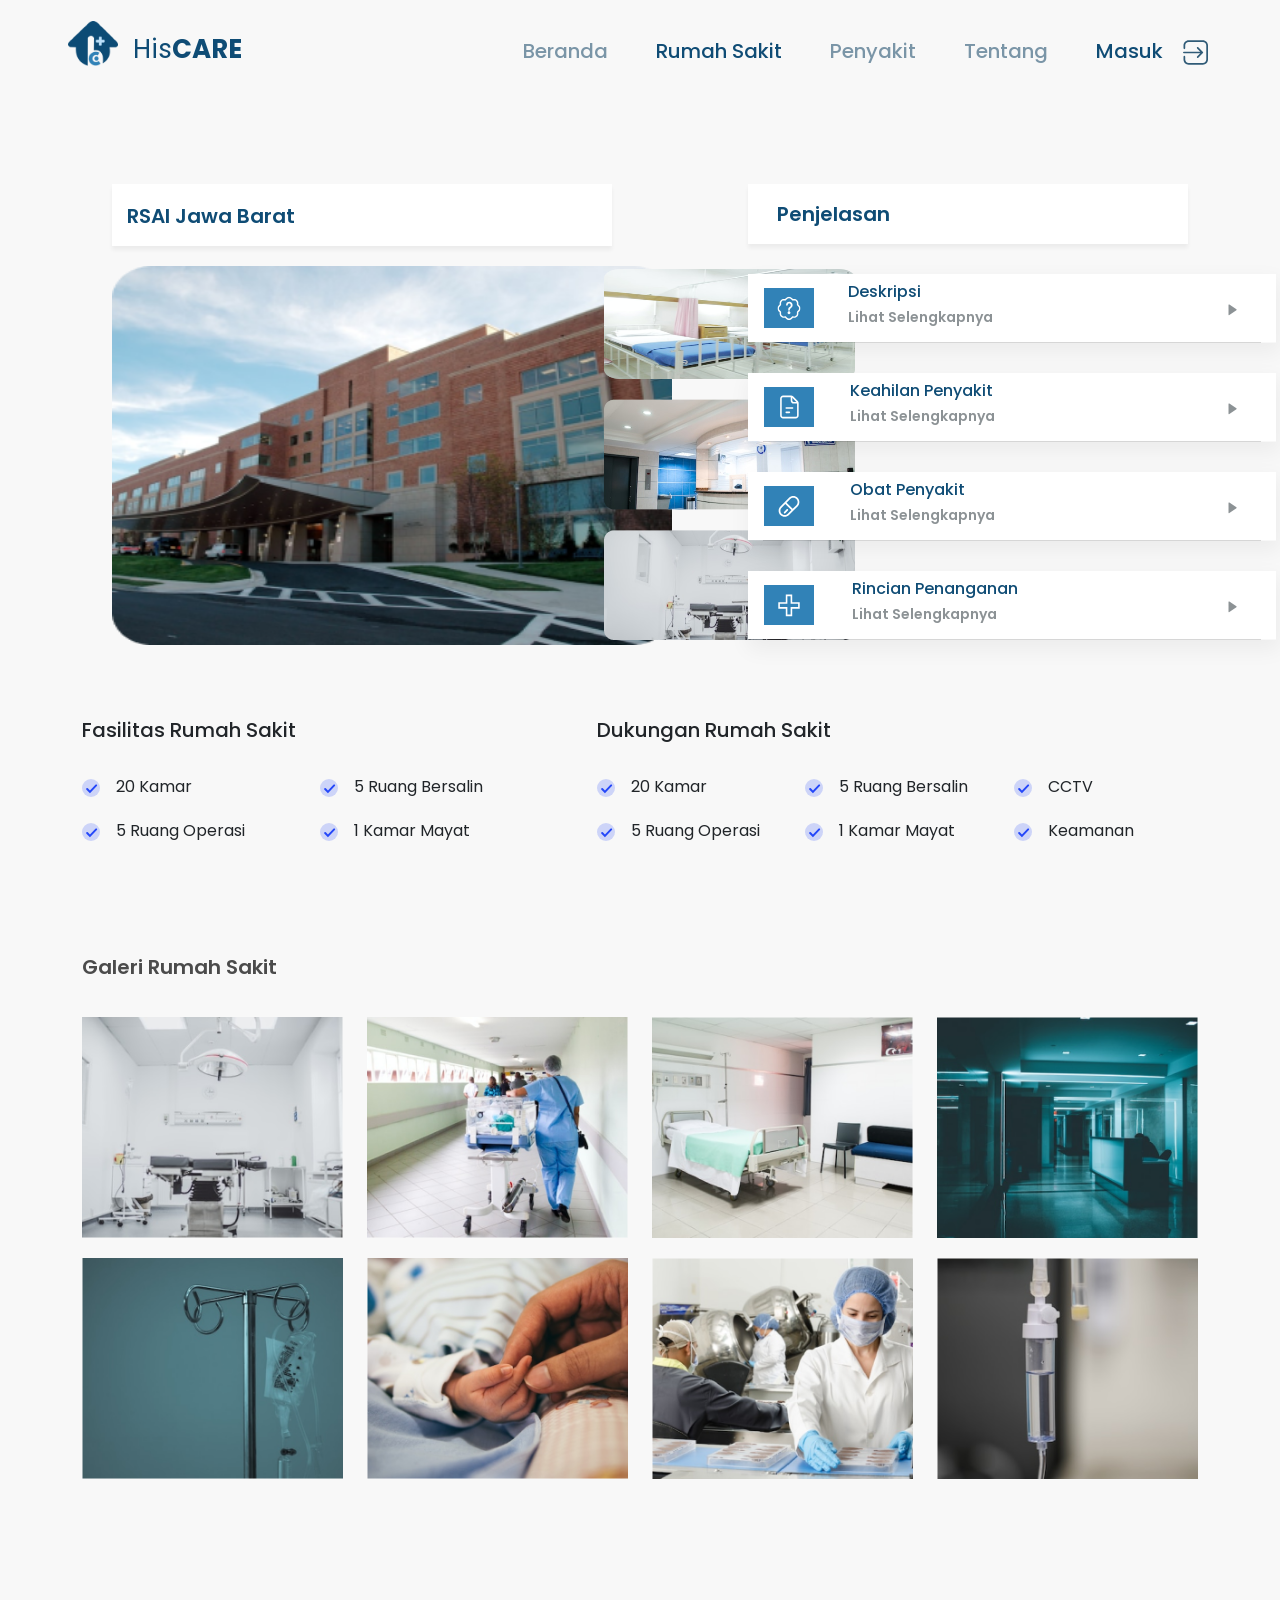
<file: detailHospitals/santoyusup.html>
<!DOCTYPE html>
<html lang="en">
  <head>
    <meta charset="UTF-8" />
    <meta http-equiv="X-UA-Compatible" content="IE=edge" />
    <meta name="viewport" content="width=device-width, initial-scale=1.0" />
    <link rel="icon" href="image/brand-2.png" />
    <!-- BOOTSTRAP CSS -->
    <link rel="stylesheet" href="/assets/bootstrap/css/bootstrap.css" />
    <!-- ICON BOOTSTRAP -->
    <link rel="stylesheet" href="https://cdn.jsdelivr.net/npm/bootstrap-icons@1.9.1/font/bootstrap-icons.css" />
    <!-- STYLE CSS -->
    <link rel="stylesheet" href="detailhospital.css" />
    <title>HisCARE | Santo Yusup</title>
  </head>
  <body>
    <!-- *NAVBAR -->
    <nav class="navbar navbar-expand-md navbar-expand-lg navbar-expand-xl bg-transparent fixed-top py-3">
      <div class="container-fluid px-5">
        <a class="navbar-brand" href="#"><img src="/image/brand-2.png" alt="brand-2" /><span>His</span><b>CARE</b></a>
        <div class="menu-toggle">
          <input type="checkbox" />
          <span></span>
          <span></span>
          <span></span>
        </div>
        <div class="navbar-links">
          <ul class="top-menu navbar-nav ms-auto">
            <li><a class="nav-link mx-3" aria-current="page" href="/index.html">Beranda</a></li>
            <li><a class="nav-link active mx-3" href="#">Rumah Sakit</a></li>
            <li><a class="nav-link mx-3" href="/diseases.html">Penyakit</a></li>
            <li><a class="nav-link mx-3" href="/about.html">Tentang</a></li>
            <li>
              <a class="nav-link mx-3 login" href="/login.html">Masuk <img src="/image/icon/icon-login.svg" alt="icon-login" /></a>
            </li>
          </ul>
        </div>
      </div>
    </nav>
    <!-- *HERO -->
    <header>
      <div class="header-detail-hospitals">
        <div class="container-fluid">
          <div class="row">
            <div class="col-sm-12 col-md-5 col-lg-5">
              <div class="title-header">
                <h5>RSAI Jawa Barat</h5>
              </div>
              <div class="header-img-1">
                <img src="/image/Hospitals/Hospital-1.png" class="img-header-1" alt="" />
              </div>
            </div>
            <div class="col-sm-12 col-md-3 col-lg-3">
              <div class="header-img-2">
                <img src="/image/Hospitals/img-popular-2.png" class="img-header-2" alt="" />
                <img src="/image/Hospitals/hospital-header-3.png" class="img-header-3" alt="" />
                <img src="/image/Hospitals/img-header-4.png" class="img-header-4" alt="" />
              </div>
            </div>
            <div class="col-lg-4">
              <div class="detail-header-hospitals">
                <div class="detail-hospital float-end">
                  <h3>Penjelasan</h3>
                  <div class="accordions">
                    <div class="accordion-explanation">
                      <input type="checkbox" id="first" />
                      <label class="acc-label" for="first">
                        <img src="/image/penyakit/icon-accordion-1.svg" alt="" />
                        <div class="title-label row label-1">
                          <h5>Deskripsi</h5>
                          <p>Lihat Selengkapnya</p>
                        </div>
                      </label>
                      <div class="acc-content">
                        <p>
                          RS Al Islam Bandung adalah Rumah Sakit milik Yayasan RSI KSWI Jawa Barat yang mempunyai visi "Menjadi Rumah Sakit Yang Unggul, Terpercaya dan Islami dalam Pelayanan dan Pendidikan"
                        </p>
                      </div>
                    </div>
                  </div>
                  <div class="accordions">
                    <div class="accordion-explanation">
                      <input type="checkbox" id="second" />
                      <label class="acc-label" for="second">
                        <img src="/image/penyakit/icon-accordion-2.svg" alt="" />
                        <div class="title-label row label-2">
                          <h5>Keahilan Penyakit</h5>
                          <p>Lihat Selengkapnya</p>
                        </div>
                      </label>
                      <div class="acc-content">
                        <p>
                          RS Al Islam Bandung memiliki layanan spesialis dan fasilitas penunjang medis yang cukup lengkap. Adapaun layanan unggulan yang dimiliki RSAI Bandung antara lain : Kateterisasi Jantung baik Dewasa maupun anak, Hemodialisa (cuci darah), kemoterapi, pemeriksaan MSCT  160 slice, serta Endoscopy. Pada masa pandemic covid 19 ini RSAI Bandung melengkapi dengan fasilitas perawatan isolasi serta fasiltas pemeriksaan Covid 19 baik itu rapid antibody, rapid antigen dan PCR yang dilakukan secara mandiri.
                        </p>
                      </div>
                    </div>
                  </div>
                  <div class="accordions">
                    <div class="accordion-explanation">
                      <input type="checkbox" id="third" />
                      <label class="acc-label" for="third">
                        <img src="/image/penyakit/icon-accordion-3.svg" alt="" />
                        <div class="title-label row label-3">
                          <h5>Obat Penyakit</h5>
                          <p>Lihat Selengkapnya</p>
                        </div>
                      </label>
                      <div class="acc-content">
                        <p>
                          1. Konsumsi Banyak Cairan (minum 2-3 liter per hari) <br />
                          2. Cairan Intravena (Infus) <br />
                          3. Bedrest Total (beristirahat) <br />4. Kompres seluruh badan <br />
                         
                        </p>
                      </div>
                    </div>
                  </div>
                  <div class="accordions">
                    <div class="accordion-explanation">
                      <input type="checkbox" id="fourth" />
                      <label class="acc-label" for="fourth">
                        <img src="/image/penyakit/icon-accordion-4.svg" alt="" />
                        <div class="title-label row label-4">
                          <h5>Rincian Penanganan</h5>
                          <p>Lihat Selengkapnya</p>
                        </div>
                      </label>
                      <div class="acc-content">
                        <p>
                          Dengan cara pendekatan secara psikolog,operasi dan diberikan obat yang sesuai dengan resep para dokter yang ahli di bidangnya
                        </p>
                      </div>
                    </div>
                  </div>
                </div>
              </div>
            </div>
          </div>
        </div>
      </div>

      <!-- !SERVICE HOSPITALS -->
      <div class="service-hospital">
        <div class="container">
          <div class="row">
            <div class="col-sm-12 col-md-5 col-lg-5">
              <div class="main-fasilitas">
                <h5>Fasilitas Rumah Sakit</h5>
                <div class="row">
                  <div class="col-6">
                    <div class="fasilitas-1">
                      <img src="/image/icon/check.svg" alt="" srcset=""><span> 20 Kamar</span>
                    </div>
                  </div>
                  <div class="col-6">
                    <div class="fasilitas-2">
                      <img src="/image/icon/check.svg" alt="" srcset=""><span> 5 Ruang Bersalin</span>
                    </div>
                  </div>
                </div>          
                <div class="row">
                  <div class="col-6">
                    <div class="fasilitas-3">
                      <img src="/image/icon/check.svg" alt="" srcset=""><span> 5 Ruang Operasi</span>
                    </div>
                  </div>
                  <div class="col-6">
                    <div class="fasilitas-4">
                      <img src="/image/icon/check.svg" alt="" srcset=""><span> 1 Kamar Mayat</span>
                    </div>
                  </div>
                </div>          
              </div>
            </div>
          <div class="col-sm-12 col-md-7 col-lg-7">
            <div class="main-fasilitas-2">
              <h5>Dukungan Rumah Sakit</h5>
              <div class="row">
                <div class="col-4">
                  <div class="fasilitas-1">
                    <img src="/image/icon/check.svg" alt="" srcset=""><span> 20 Kamar</span>
                  </div>
                </div>
                <div class="col-4">
                  <div class="fasilitas-2">
                    <img src="/image/icon/check.svg" alt="" srcset=""><span> 5 Ruang Bersalin</span>
                  </div>
                </div>
                <div class="col-4">
                  <div class="fasilitas-3">
                    <img src="/image/icon/check.svg" alt="" srcset=""><span> CCTV</span>
                  </div>
                </div>
              </div>          
              <div class="row">
                <div class="col-4">
                  <div class="fasilitas-3">
                    <img src="/image/icon/check.svg" alt="" srcset=""><span> 5 Ruang Operasi</span>
                  </div>
                </div>
                <div class="col-4">
                  <div class="fasilitas-4">
                    <img src="/image/icon/check.svg" alt="" srcset=""><span> 1 Kamar Mayat</span>
                  </div>
                </div>
                <div class="col-4">
                  <div class="fasilitas-4">
                    <img src="/image/icon/check.svg" alt="" srcset=""><span> Keamanan</span>
                  </div>
                </div>
              </div>          
            </div>          
          </div>
        </div>
      </div>
    </header>

    <!-- !MAIN -->
    <div class="galery-rumah-sakit">
      <div class="container">
        <h5>Galeri Rumah Sakit</h5>
        <div class="row">
          <div class="col-3 galeri-1">
            <img src="/image/Hospitals/galeri-1.png" alt="">
            <img src="/image/Hospitals/galeri-2.png" alt="">
          </div>
          <div class="col-3 galeri-2 ">
            <img src="/image/Hospitals/galeri-3.png" alt="">
            <img src="/image/Hospitals/galeri-4.png" alt="">
          </div>
          <div class="col-3 galeri-3 ">
            <img src="/image/Hospitals/galeri-5.png" alt="">
            <img src="/image/Hospitals/galeri-6.png" alt="">
          </div>
          <div class="col-3 galeri-4">
            <img src="/image/Hospitals/galeri-7.png" alt="">
            <img src="/image/Hospitals/galeri-8.png" alt="">
          </div>
        </div>
      </div>
    </div>
    <script src="/assets/bootstrap/js/bootstrap.bundle.js"></script>
    <script src="https://unpkg.com/aos@2.3.1/dist/aos.js"></script>
    <script src="https://cdn.jsdelivr.net/npm/swiper@8/swiper-bundle.min.js"></script>
    <script src="/assets/script.js"></script>
  </body>
</html>
</file>
<file: about.css>
@import url("https://fonts.googleapis.com/css2?family=Poppins:wght@300;400;500;600&display=swap");
@import url("https://fonts.googleapis.com/css2?family=Nunito:wght@200;300;400;500;600;700&display=swap");

:root {
  --first-color: #1b262c;
  --second-color: #0f4c75;
  --third-color: #3282b8;
  --fourth-color: #bbe1fa;
}
* {
  margin: 0;
  padding: 0;
  box-sizing: border-box;
  font-family: "Poppins", sans-serif;
}
body {
  overflow-x: hidden;
  background: linear-gradient(0.45deg, #ffffff 10.14%, #ffffff 10.17%, #bbe1fa 279.27%);
}
header {
  width: 100%;
}

/* !NAVBAR */

.navbar-brand {
  font-size: 26px;
  line-height: 54px;
  color: var(--second-color) !important;
  padding-left: 20px;
}
.navbar-brand img {
  width: 50px;
  margin-bottom: 15px;
}
.navbar-brand span {
  margin-left: 15px;
}
.navbar-brand b {
  color: var(--second-color);
  font-weight: bolder;
}

.active {
  color: var(--second-color) !important;
}
.nav-color {
  background: #ffffff;
  transition: all ease-in-out 0.5s;
  box-shadow: 0px 3px 20px #38383889;
}
.nav-link {
  font-size: 20px;
  color: rgba(48, 91, 119, 0.63);
}
.bg-transparent {
  transition: all ease-in 0.5s;
}
.nav-link:hover,
.nav-link:focus,
.login {
  color: var(--second-color);
}
.login img {
  margin-left: 15px;
}

/*HAMBURGER ANIMATION*/
.menu-toggle {
  display: none;
  flex-direction: column;
  height: 20px;
  justify-content: space-between;
  position: relative;
}
.menu-toggle input {
  position: absolute;
  top: -5px;
  width: 35px;
  height: 40px;
  opacity: 0;
  cursor: pointer;
  z-index: 4;
}
.menu-toggle span {
  display: block;
  width: 28px;
  height: 3.5px;
  border-radius: 50px;
  background-color: var(--fourth-color);
  transition: all 0.3s;
  z-index: 3;
}

/*HAMBURGER ANIMATION*/
.menu-toggle span:nth-child(2) {
  transform-origin: 0 0;
}
.menu-toggle span:nth-child(3) {
  width: 50%;
  margin-left: 12px;
}
.menu-toggle span:nth-child(4) {
  transform-origin: 0 100%;
}
.menu-toggle input:checked ~ span:nth-child(2) {
  background-color: var(--fourth-color);
  transform: rotate(45deg) translate(-1px, -1px);
}
.menu-toggle input:checked ~ span:nth-child(4) {
  background-color: var(--fourth-color);
  transform: rotate(-45deg) translate(-1px, 0);
}
.menu-toggle input:checked ~ span:nth-child(3) {
  transform: scale(0);
}

/* ABOUT US */

.section-about-us .title-main {
  font-size: 40px;
  line-height: 60px;
}

.section-about-us .title {
  font-size: 20px;
  line-height: 30px;
}

.section-about-us .paragraph-main {
  font-family: "Poppins";
  font-size: 18px;
  line-height: 27px;
  color: #121212;
  opacity: 0.75;
}

.section-about-us .paragraph {
  font-family: "Poppins";
  font-size: 16px;
  line-height: 166.2%;
  color: #121212;
  opacity: 0.75;
}

.section-about-us .row .row i {
  opacity: 0.75;
  font-weight: 400;
  font-size: 18px;
  line-height: 22px;
}

#about-us-1 {
  margin-top: 8rem;
  padding: 1em 3em 1em 3em;
  background-color: white;
  width: max-content;
  border-radius: 0px 360px 0px 0px;
}
#about-us-1 .title,
#about-us-1 .paragraph-main,
#about-us-1 .paragraph,
#about-us-1 .title-main {
  width: 700px;
}
.container .row {
  width: 900px;
  display: block;
}
.title-main {
  font-weight: 600;
  color: var(--second-color);
}
.paragraph {
  width: 50%;
}
#about-us-1 .title {
  color: var(--third-color) !important;
}

.developers .row {
  display: flex;
  flex-direction: row;
  flex-wrap: wrap;
}
.developers img {
  width: 300px;
  height: auto;
  border-radius: 20px;
}
.contact-us a {
  text-decoration: none;
  margin-left: 5px;
  color: #1b262c;
  padding-top: 2em;
  padding-bottom: 2em;
}
</file>
<file: assets/css/dieseases.css>
@import url("https://fonts.googleapis.com/css2?family=Poppins:wght@300;400;500;600&display=swap");
@import url("https://fonts.googleapis.com/css2?family=Nunito:wght@200;300;400;500;600;700&display=swap");

:root {
  --first-color: #1b262c;
  --second-color: #0f4c75;
  --third-color: #3282b8;
  --fourth-color: #bbe1fa;
}
* {
  margin: 0;
  padding: 0;
  box-sizing: border-box;
  font-family: "Poppins", sans-serif;
}
body {
  overflow-x: hidden;
  background: url(/image/background.png);
  background-repeat: no-repeat;
  background-size: cover;
  display: block;
  width: 100%;
  height: 81.5vh;
}

/* !NAVBAR */
.navbar-brand {
  font-size: 26px;
  line-height: 54px;
  color: var(--second-color) !important;
  padding-left: 20px;
}
.navbar-brand img {
  width: 50px;
  margin-bottom: 15px;
}
.navbar-brand span {
  margin-left: 15px;
}
.navbar-brand b {
  color: var(--second-color);
  font-weight: bolder;
}

.active {
  color: var(--second-color) !important;
}
.nav-color {
  background-color: #eaeaea;
  transition: all ease-in-out 0.5s;
  box-shadow: 0px 4px 20px #38383889;
}

.bg-transparent {
  transition: all ease-in 0.5s;
}
.nav-link {
  font-size: 20px;
  color: rgba(48, 91, 119, 0.63);
}
.nav-link:hover,
.nav-link:focus,
.login {
  color: var(--second-color);
}
.login img {
  margin-left: 15px;
}

.menu-toggle {
  display: none;
  flex-direction: column;
  height: 20px;
  justify-content: space-between;
  position: relative;
}
.menu-toggle input {
  position: absolute;
  top: -5px;
  width: 35px;
  height: 40px;
  opacity: 0;
  cursor: pointer;
  z-index: 4;
}
.menu-toggle span {
  display: block;
  width: 28px;
  height: 3.5px;
  border-radius: 50px;
  background-color: var(--fourth-color);
  transition: all 0.3s;
  z-index: 3;
}

/*HAMBURGER ANIMATION*/
.menu-toggle span:nth-child(2) {
  transform-origin: 0 0;
}
.menu-toggle span:nth-child(3) {
  width: 50%;
  margin-left: 12px;
}
.menu-toggle span:nth-child(4) {
  transform-origin: 0 100%;
}
.menu-toggle input:checked ~ span:nth-child(2) {
  background-color: var(--fourth-color);
  transform: rotate(45deg) translate(-1px, -1px);
}
.menu-toggle input:checked ~ span:nth-child(4) {
  background-color: var(--fourth-color);
  transform: rotate(-45deg) translate(-1px, 0);
}
.menu-toggle input:checked ~ span:nth-child(3) {
  transform: scale(0);
}

/* !HEADER */
header {
  padding-top: 10rem;
}
.title-header {
  width: 67%;
  height: 207px;
  margin-top: 4rem;
}
.title-header h1 {
  line-height: 60px;
  font-weight: 900;
  color: var(--second-color);
}
.title-header h5 {
  line-height: 30px;
  margin-top: 20px;
  color: rgba(26, 37, 43, 0.5);
}

.col-6 {
  height: 60vh;
}
.img-header {
  width: 100%;
  height: auto;
  display: block;
  margin-top: 5px;
}

.card-ad {
  background: rgba(15, 76, 117, 0.3);
  backdrop-filter: blur(8px) !important;
  border-radius: 20px;
  border: none;
  width: 342.63px;
  height: 110.92px;
  margin-top: 200px;
}
.img-fluid {
  position: relative;
  top: 20px;
  left: 12px;
  width: 68.53px;
  height: 69.33px;
}
.card-hero-detail {
  padding-left: 0px;
}
.card-hero-detail h5 {
  font-family: "Nunito";
  width: 254.71px;
  line-height: 27px;
  font-weight: 700;
  margin-bottom: 5px;
}
.card-hero-detail p {
  font-family: "Nunito";
  width: 226.6px;
  font-weight: 300;
  line-height: 23px;
}

/* !MAIN */
.main-disease,
.jenis-penyakit,
.search-penyakit {
  background: #f8f8f8;
  border: 1px solid #afc1ce;
}
.search {
  padding: 3rem;
  width: 85%;
}
.search p {
  color: var(--second-color);
  font-weight: 500;
}
.button-search {
  background: #0f4c75;
  color: white;
}
.scroll {
  width: 100%;
  height: 250px;
  overflow-x: hidden;
  overflow-y: auto;
  text-align: center;
}
.form-check-input {
  width: 24px;
  height: 22px;
}
.form-check {
  padding-top: 10px;
  text-align: left;
}
.form-check-label {
  padding-left: 10px;
  padding-top: 5px;
}

/* LIST PENYAKIT */
.jenis-penyakit {
  padding: 50px 0px 55px 0px;
  display: flex;
  flex-direction: column;
  justify-content: center;
  align-items: center;
  text-align: center;
}
.jenis-penyakit img {
  border: 1px solid var(--second-color);
  border-radius: 50%;
  padding: 3px;
}
.content-penyakit {
  padding-top: 35px;
}
.content-penyakit h5 {
  color: var(--second-color);
}
.content-penyakit p {
  color: rgba(26, 37, 43, 0.5);
  font-size: 16px;
}
.card-filter {
  border-radius: 6px !important;
}
.btn-detail {
  color: var(--second-color);
  border: 1px solid var(--second-color);
  padding: 8px 60px 8px 60px;
  margin-top: 20px;
  border-radius: 8px;
  font-size: 17px;
  text-decoration: none;
}
.btn-detail:hover {
  background-color: var(--second-color);
  color: white;
}
.search input,
button,
.card-filter {
  border-radius: 0px;
  box-shadow: none !important;
  border: 1px solid #0f4c7565;
}
.search input:focus {
  border: 1px solid #3282b8;
}
.form-check-input:checked {
  background-color: var(--second-color);
}

/* *MOBILE */
@media screen and (max-width: 620px) {
  /* !MENU NAVBAR */
  .navbar {
    display: block;
    width: 100%;
    padding: 0 !important;
    padding-top: 12px !important ;
    padding-bottom: 10px !important ;
    z-index: 3;
    position: fixed;
  }
  .nav-color {
    background-color: var(--second-color);
    transition: all ease-in-out 0.3s;
    color: black !important;
  }
  .bg-transparent {
    transition: all ease-in 0.3s;
  }
  .nav-link {
    color: var(--second-color) !important;
  }
  .nav-link a {
    margin-top: 100px !important ;
  }
  .navbar-brand {
    position: relative;
    right: 35px;
  }
  .navbar-brand span {
    margin-left: 8px;
  }
  .menu-toggle {
    display: flex;
  }
  .top-menu {
    z-index: -1;
  }
  nav ul {
    position: relative;
    /* top: -140px;
    left: -50px; */
    width: 100%;
    background: #fafafa;
    align-items: center;
    transform: translateY(0);
    transition: all 0.5s;
    opacity: 0;
    border-radius: 0 0 10px 10px;
  }

  nav ul.slide {
    display: flex;
    transform: translateY(100%);
    opacity: 1;
  }

  /* !HEADER */
  .title-disease {
    background: #fafafa;
    background-size: cover;
    border-radius: 25px;
    position: absolute;
    left: 0;
    margin-top: 16rem;
    width: 500px;
    height: 200px;
  }
  .title-header {
    display: flex;
    flex-direction: column;
    align-items: center;
    text-align: center;
    width: 100%;
    height: 200px !important;
    padding-top: 2em;
    margin: 0 !important;
  }
  .title-header h5 {
    width: 400px;
    height: auto;
    margin-top: 0 !important;
  }
  .title-header h1::before {
    content: "";
    display: block;
    width: 30%;
    border: 2px solid #0f4c75cc;
    border-radius: 10px;
    position: absolute;
    right: 8em;
    top: 13px;
  }
  .img-header {
    width: 50%;
    height: auto;
    display: block;
    margin-top: 5px;
    position: absolute;
    top: 80px;
    left: 100px;
    z-index: -1;
  }
  .card-ad {
    display: none;
  }

  /* !MAIN */
  .main-disease {
    width: 100%;
    margin-top: 11.5rem;
  }
  .search-penyakit {
    display: block;
    width: 100% !important;
    height: 63vh !important;
  }
  .search {
    padding: 3rem;
    width: 100%;
    display: flex;
    flex-wrap: wrap;
  }
  .search p {
    color: var(--second-color);
    font-weight: 500;
    font-size: 11px;
  }
  .nm-disease {
    font-size: 10px !important;
    position: relative;
    left: 5px;
    bottom: 9px;
    background-color: white;
    z-index: 1;
    width: auto;
    height: 15px;
    padding: 0px 3px 0px 3px;
    border-radius: 2px;
    border-left: 1px solid #0f4c7565;
    border-right: 1px solid #0f4c7565;
  }
  .nm-symptom {
    font-size: 10px !important;
    position: relative;
    left: 25px;
    bottom: 9px;
    background-color: white;
    width: auto;
    height: 15px;
    padding: 0px 3px 0px 3px;
    border-radius: 2px;
    border-left: 1px solid #0f4c7565;
    border-right: 1px solid #0f4c7565;
    z-index: 1;
  }
  .input-gejala,
  .input-search {
    position: absolute;
    display: block;
  }
  .d-flex .input-search {
    left: 20px;
    width: 130px !important;
  }
  .d-flex .input-gejala {
    right: 20px;
    width: 165px !important;
  }
  .button-search {
    display: block;
    background: #0f4c75;
    color: white;
    margin-left: 40px;
  }

  .card-filter {
    display: flex;
    flex-wrap: wrap;
    width: 333px !important;
  }
  .card-filter .card-text {
    margin: 0;
  }
  .input-filter {
    display: none;
  }
  .scroll {
    display: flex;
    flex-wrap: wrap;
    width: 100%;
    height: 250px;
    overflow-x: hidden;
    overflow-y: auto;
    text-align: center;
  }
  .form-check-input {
    width: 24px;
    height: 22px;
  }
  .form-check {
    padding-top: 10px;
    text-align: left;
  }
  .form-check-label {
    padding-left: 10px;
    padding-top: 5px;
  }

  /* LIST PENYAKIT */
  .list-penyakit {
    width: 100%;
    height: 400px !important;
    display: flex;
    flex-direction: row;
    overflow-y: hidden !important;
    overflow-x: scroll !important;
    scroll-snap-type: x mandatory;
    scroll-padding: 25px;
    scroll-behavior: smooth;
    position: relative;
    column-gap: 24px;
  }
  .jenis-penyakit {
    position: relative;
    padding: 50px 0px 55px 0px;
    display: flex;
    flex: 0 0 100%;
    scroll-snap-align: start;
  }
  .jenis-penyakit img {
    border: 1px solid var(--second-color);
    border-radius: 50%;
    padding: 3px;
  }
  .content-penyakit {
    padding-top: 35px;
  }
  .content-penyakit h5 {
    color: var(--second-color);
  }
  .content-penyakit p {
    color: rgba(26, 37, 43, 0.5);
    font-size: 16px;
  }
  .card-filter {
    border-radius: 6px !important;
  }
  .btn-detail {
    color: var(--second-color);
    border: 1px solid var(--second-color);
    padding: 8px 60px 8px 60px;
    margin-top: 20px;
    border-radius: 8px;
    font-size: 17px;
    text-decoration: none;
  }
  .btn-detail:hover {
    background-color: var(--second-color);
    color: white;
  }
  .search input,
  button,
  .card-filter {
    border-radius: 2px;
    box-shadow: none !important;
    border: 1px solid #0f4c7565;
  }
  .search input:focus {
    border: 1px solid #3282b8;
  }
}

/* !TABLET */
@media screen and (max-width: 991.98px) {
  /* !NAVBAR */
  .navbar-brand {
    font-size: 18px;
    line-height: 54px;
    color: var(--second-color) !important;
    padding-left: 20px;
  }
  .navbar-brand img {
    width: 40px;
    margin-bottom: 15px;
  }
  .nav-link {
    margin: 0px 5px 0px 5px !important;
    font-size: 13px;
    color: rgba(48, 91, 119, 0.63);
  }
  .login img {
    width: 15px;
    height: auto;
    margin-left: 5px;
  }

  /* !HEADER */
  header {
    height: 28.7vh;
  }
  .title-header {
    width: 100%;
    height: 107px;
    margin-top: 3rem;
  }
  .title-header h1 {
    line-height: 25px;
    font-weight: 900;
    font-size: 18px;
  }
  .title-header h5 {
    margin-top: 10px;
    line-height: 20px;
    font-size: 12px;
  }

  .col-6,
  .col-9,
  .col-3 {
    height: 40vh;
  }
  .img-header {
    margin: 0;
  }

  .col-md-9 {
    padding-left: 5px;
  }
  .card-ad {
    border-radius: 15px;
    width: 185px;
    height: 65px;
    position: relative;
    bottom: 8.5rem;
    right: 2em;
  }
  .img-ad {
    width: 39.55px;
    height: 40.35px;
    padding-bottom: 13px;
  }
  .card-hero-detail {
    padding-left: 0px;
    width: inherit;
  }
  .card-hero-detail h5 {
    font-family: "Nunito";
    font-size: 12px;
    font-weight: 600;
    margin: 0;
    width: 140px;
    position: relative;
    bottom: 10px;
  }
  .card-hero-detail p {
    font-family: "Nunito";
    font-weight: 400;
    width: 140px;
    font-size: 9.5px;
    line-height: 14px;
    position: relative;
    bottom: 14px;
  }

  /* !MAIN */
  .main-disease,
  .jenis-penyakit,
  .search-penyakit {
    background: #f8f8f8;
    border: 1px solid #afc1ce;
    z-index: 1;
    display: block;
    height: 70vh;
  }
  /* *SEARCH PENYAKIT */
  .search-penyakit {
    width: 17rem;
    height: 48vh;
    overflow-x: hidden;
    overflow-y: auto;
  }
  .search {
    padding: 2em 0px 0px 1em;
    font-size: 10px;
  }
  .input-gejala {
    width: 199px !important;
  }
  .input-search {
    width: 160px !important;
  }
  .search input::placeholder {
    font-size: 11px;
    position: relative;
    bottom: 2px;
  }
  .button-search {
    width: auto;
    height: 30px;
  }
  .button-search img {
    width: auto;
    height: 15px;
    margin-bottom: 8px;
  }
  .input-filter {
    width: 95% !important;
    height: 25px !important;
  }
  .scroll {
    width: 100%;
    height: 100px;
  }
  .form-control {
    width: 180px;
    height: 30px;
  }

  .form-check-input {
    width: 16px;
    height: 15px;
  }
  .form-check {
    padding-top: 10px;
    text-align: left;
  }
  .form-check-label {
    width: 120px;
    padding-left: 7px;
    padding-top: 0;
  }

  /* ?LIST PENYAKIT */
  .list-penyakit {
    width: auto;
    height: 48vh;
    overflow-x: hidden;
    overflow-y: auto;
  }
  .jenis-penyakit {
    width: 181.7px;
    height: 250px;
  }
  .jenis-penyakit img {
    padding: 3px;
    width: auto;
    height: 80px;
  }
  .content-penyakit {
    padding-top: 15px;
  }
  .content-penyakit h5 {
    font-size: 12px;
    color: var(--second-color);
  }
  .content-penyakit p {
    color: rgba(26, 37, 43, 0.5);
    font-size: 10px;
  }
  .btn-detail {
    padding: 5px 40px 5px 40px;
    margin-top: 0;
    border-radius: 30px;
    font-size: 10px;
    width: 50px;
    height: 20px;
  }
  .btn-detail:hover {
    background-color: var(--second-color);
    color: white;
  }
  .search p {
    font-size: 13px;
  }
  .search input,
  button,
  .card-filter {
    border-radius: 0px;
    box-shadow: none !important;
    border: 1px solid #0f4c7565;
  }
  .search .button-search {
    border-radius: 0px 4px 4px 0px !important;
  }
  .search .input-search {
    border-radius: 4px 0px 0px 4px !important;
  }
  .search input,
  .input-gejala {
    border-radius: 4px !important;
  }
  .search .card-filter {
    border-radius: 8px 8px 2px 2px !important ;
  }
}

/* ?FULL HD */
@media screen and (min-width: 1900px) {
  /* !NAVBAR */
  .navbar {
    padding-top: 2rem !important;
    padding-bottom: 2rem !important;
  }
  .nav-link {
    font-size: 25px;
    font-weight: 400;
    color: rgba(48, 91, 119, 0.63);
  }

  /* !HEADER */
  .title-header {
    width: 67%;
    height: 207px;
    margin-top: 10rem;
  }
  .img-header {
    width: 100%;
    height: auto;
    display: block;
    margin-top: 1rem;
  }

  .card-ad {
    background: rgba(15, 76, 117, 0.3);
    backdrop-filter: blur(8px) !important;
    border-radius: 20px;
    border: none;
    width: 342.63px;
    height: 110.92px;
    margin-top: 20rem;
    margin-left: 3rem;
  }
  .card-hero-detail {
    padding-left: 0px;
  }
  .card-hero-detail h5 {
    font-family: "Nunito";
    width: 254.71px;
    line-height: 27px;
    font-weight: 700;
    margin-bottom: 0;
    margin-top: 5px;
  }
  .card-hero-detail p {
    font-family: "Nunito";
    width: 226.6px;
    font-weight: 600;
    line-height: 23px;
  }

  /* !MAIN */
  /* *SEARCH PENYAKIT */
  .search {
    padding: 3rem;
    width: 85%;
  }
  .search p {
    color: var(--second-color);
    font-weight: 500;
    font-size: 22px;
  }
  .search input::placeholder {
    font-size: 20px;
    position: relative;
    top: 2.5px;
  }
  .button-search {
    background: #0f4c75;
    color: white;
    width: auto;
    height: 50px;
  }
  .input-gejala {
    width: 100%;
    height: 50px;
  }

  /* ?LIST PENYAKIT */
  .btn-detail {
    color: var(--second-color);
    border: 1px solid var(--second-color);
    padding: 8px 60px 8px 60px;
    margin-top: 20px;
    border-radius: 4px;
    font-size: 17px;
  }
  .search input,
  button,
  .card-filter {
    border-radius: 0px !important;
    box-shadow: none !important;
    border: 1px solid #0f4c7565;
  }
  .search .button-search {
    border-radius: 0px 5px 5px 0px !important;
  }
  .search .input-search {
    border-radius: 5px 0px 0px 5px !important;
  }
  .search input,
  .input-gejala {
    border-radius: 5px !important;
  }
  .search .card-filter {
    border-radius: 10px 10px 5px 5px !important;
  }
}
</file>
<file: assets/css/hospitals.css>
@import url("https://fonts.googleapis.com/css2?family=Poppins:wght@300;400;500;600&display=swap");
@import url("https://fonts.googleapis.com/css2?family=Nunito:wght@200;300;400;500;600;700&display=swap");

:root {
  --first-color: #1b262c;
  --second-color: #0f4c75;
  --third-color: #3282b8;
  --fourth-color: #bbe1fa;
}

* {
  margin: 0;
  padding: 0;
  box-sizing: border-box;
  font-family: "Poppins", sans-serif;
}

/* !NAVBAR */

.navbar-brand {
  font-size: 26px;
  line-height: 54px;
  color: var(--fourth-color) !important;
  padding-left: 20px;
}
.navbar-brand img {
  width: 50px;
  margin-bottom: 15px;
}
.navbar-brand span {
  margin-left: 15px;
}
.navbar-brand b {
  color: var(--fourth-color);
  font-weight: bolder;
}

.active {
  color: var(--fourth-color) !important;
}
.nav-color {
  background-color: var(--second-color);
  transition: all ease-in-out 0.5s;
  box-shadow: 0px 4px 20px #38383889;
}

.bg-transparent {
  transition: all ease-in 0.5s;
}
.nav-link {
  font-size: 20px;
  color: rgba(187, 225, 250, 0.5);
}
.nav-link:hover,
.nav-link:focus,
.login {
  color: var(--fourth-color);
  font-weight: 500;
}
.login img {
  margin-left: 15px;
}

.menu-toggle {
  display: none;
  flex-direction: column;
  height: 20px;
  justify-content: space-between;
  position: relative;
}
.menu-toggle input {
  position: absolute;
  top: -5px;
  width: 35px;
  height: 40px;
  opacity: 0;
  cursor: pointer;
  z-index: 4;
}
.menu-toggle span {
  display: block;
  width: 28px;
  height: 3.5px;
  border-radius: 50px;
  background-color: var(--fourth-color);
  transition: all 0.3s;
  z-index: 3;
}

/*HAMBURGER ANIMATION*/
.menu-toggle span:nth-child(2) {
  transform-origin: 0 0;
}
.menu-toggle span:nth-child(3) {
  width: 50%;
  margin-left: 12px;
}
.menu-toggle span:nth-child(4) {
  transform-origin: 0 100%;
}
.menu-toggle input:checked ~ span:nth-child(2) {
  background-color: var(--fourth-color);
  transform: rotate(45deg) translate(-1px, -1px);
}
.menu-toggle input:checked ~ span:nth-child(4) {
  background-color: var(--fourth-color);
  transform: rotate(-45deg) translate(-1px, 0);
}
.menu-toggle input:checked ~ span:nth-child(3) {
  transform: scale(0);
}
header {
  background: url(/image/bg-hospitals.png);
  background-repeat: no-repeat;
  background-size: cover;
  width: 100%;
  height: 100vh;
}
/* !JUMBOTRON */
.jumbotron {
  text-align: center;
  text-transform: capitalize;
  padding-top: 36vh;
}
.jumbotron p {
  letter-spacing: 0.005em;
  color: rgba(254, 254, 254, 0.75);
  font-weight: 600;
  font-size: 22px;
  line-height: 33px;
}
.jumbotron h1 {
  color: #ffffff;
  font-weight: 700;
  font-size: 52px;
  line-height: 78px;
  width: 100%;
}
/* !HOSPITAL SERVICE*/
.popular-hospitals {
  background: linear-gradient(177.59deg, #c4c4c4 -1.41%, #ffffff -1.38%, #bbe1fa 277.26%);
  height: 100vh;
}
.title-popular-hospitals {
  margin-top: 100px;
  text-align: center;
}
.title-popular-hospitals h3 {
  color: var(--third-color);
  font-weight: 500;
  line-height: 42px;
}
.title-popular-hospitals h1 {
  font-weight: 600;
  font-size: 50px;
  line-height: 75px;
  color: #1a252b;
}
.main-populer-hospitals {
  padding-top: 80px;
}
.img-populer-2 {
  margin-left: 20px;
  padding-bottom: 23px;
}
.img-popular-3 {
  margin-left: 20px;
}
.text-populer-hospital {
  margin-left: 35px;
  margin-top: 70px;
}
.text-populer-hospital p {
  font-size: 18px;
  color: #0c4b75;
  font-weight: 600;
  font-size: 18px;
  line-height: 140%;
  width: 530px;
}
.text-populer-hospital h2 {
  font-weight: 700;
  font-size: 36px;
  line-height: 54px;
  text-transform: capitalize;
  color: #232631;
}
p.detail-populer-hospitals {
  font-weight: 400;
  font-size: 18px;
  line-height: 27px;
  text-transform: capitalize;
  color: #848484;
  margin-left: 0 !important;
}
.data-populer-hospitals {
  margin-left: 35px;
  padding-top: 20px;
}
.data-populer-hospitals h5 {
  color: #232631;
  font-weight: 600;
  font-size: 20px;
  line-height: 30px;
}
.data-populer-hospitals p {
  color: #848484;
  font-weight: 400;
  font-size: 16px;
  line-height: 30px;
  width: 161px;
}
.btn-populer-hospitals-1 {
  width: 211px;
  height: 48px;
  background: #0c4b75;
  border-radius: 12px;
  margin-left: 35px;
  padding: 12px;
  font-weight: 600;
  font-size: 16px;
  line-height: 24px;
}
.btn-populer-hospitals-1:focus,
.btn-populer-hospitals-2:focus {
  box-shadow: none;
}
.btn-populer-hospitals-2 {
  color: #7b7b7b;
  font-weight: 500;
  font-size: 16px;
  line-height: 24px;
  margin-left: 50px;
}
/* !HOSPITAL SERVICE */

.hospital-service {
  background: linear-gradient(0.45deg, #ffffff 10.14%, #ffffff 10.17%, #bbe1fa 279.27%);
  padding-top: 1px;
}
.title-service-hospitals {
  text-align: center;
  margin-top: 100px;
}
.title-service-hospitals h3 {
  font-weight: 500;
  font-size: 28px;
  line-height: 42px;
  color: var(--third-color);
}
.title-service-hospitals h1 {
  font-weight: 600;
  font-size: 50px;
  line-height: 75px;
  color: #1a252b;
}
.button-service-hospitals {
  text-align: center;
  background: #ffffff;
  border-radius: 25px;
  width: 30%;
  height: auto;
  padding: 12px;
  margin: auto;
}
.button-service-hospitals-1 {
  background: #0c4b75;
  border-radius: 25px;
  width: 82px;
  height: 43px;
  padding-top: 10px;
  color: white !important;
}

.button-service-hospitals-2:hover,
.button-service-hospitals-3:hover {
  color: white;
  background-color: #0c4b75;
  border-radius: 25px;
}
.button-service-hospitals-1:focus,
.button-service-hospitals-2:focus,
.button-service-hospitals-3:focus {
  box-shadow: none;
  border-radius: 25px;
}

.button-service-hospitals-2,
.button-service-hospitals-3 {
  color: #0c4b75;
  font-weight: 500;
  font-size: 18px;
  line-height: 27px;
  padding: 10px 12px 6px 12px;
}
/* !HOSPITAL */
.product-hospital {
  margin-top: 7rem;
}
.btn-service-hospital button {
  background: rgba(50, 88, 232, 0.1);
  border-radius: 12px;
  color: #0c4b75;
  letter-spacing: 0.005em;
  font-weight: 500;
  font-size: 14px;
  line-height: 21px;
  margin-left: 5px;
  margin-top: 20px;
  text-transform: capitalize;
}
button:focus {
  box-shadow: none !important;
}
.hospital-1,
.hospital-2,
.hospital-3,
.hospital-4,
.hospital-5,
.hospital-6,
.card-hospital {
  background: #ffffff;
  border-radius: 24px;
  width: 384px;
  height: 563px;
  border: none;
  padding-top: 12px;
}
.card-body-hospital {
  margin-left: 20px;
}
.img-hospital-1 {
  width: 350px;
  margin-left: 20px;
}
.card-title-hospital {
  color: #232631;
  letter-spacing: 0.005em;
  text-transform: capitalize;
  font-weight: 600;
  font-size: 24px;
  line-height: 36px;
  padding-top: 15px;
  margin-left: 5px;
}
.location {
  color: #848484;
  text-decoration: none;
}

.rating-hospital {
  padding-top: 10px;
}
.rating-hospital i {
  margin-left: 6px;
  color: #ff9900;
}
.btn-detail-hospitals {
  padding-top: 20px;
}
.btn-detail-hospitals-1 {
  font-weight: 600;
  font-size: 16px;
  line-height: 24px;
  background: #0c4b75;
  border-radius: 12px;
  color: #ffffff;
  width: 168px;
}
.btn-detail-hospitals-2 {
  font-weight: 500;
  font-size: 16px;
  line-height: 24px;
  color: var(--second-color);
  margin-left: 3rem;
}
.btn-detail-hospitals-1:hover {
  color: #ffffff;
}
.btn-detail-hospitals-1:focus,
.btn-detail-hospitals-2:focus {
  box-shadow: none;
}
.btn-detail-hospitals-2:hover {
  color: var(--second-color);
}
/* ! IMAGES WORKS */
.work-img {
  position: relative;
  width: 533px;
  height: 380.49px;
  background: #bbe1fa;
  border-radius: 20px 200px 10px;
  top: 160px;
  left: 55px;
}
.img-work {
  width: 411px;
  height: 534.4px;
  position: absolute;
  left: 160px;
  bottom: 0;
}
.card-img-work-1 {
  background: rgba(255, 255, 255, 0.5);
  border-radius: 20px;
  width: 342.63px;
  height: 118.55px;
  color: var(--second-color);
  position: relative;
  right: 125px;
  bottom: 37px;
}
.card-img-work-2 {
  background: rgba(255, 255, 255, 0.5);
  border-radius: 20px;
  width: 342.63px;
  height: 118.55px;
  color: var(--second-color);
  position: relative;
  top: 153px;
  right: 35px;
}
.text-works {
  color: var(--second-color);
}
.img-card {
  position: relative;
  left: 20px;
}
.icon-works {
  position: absolute;
  right: 0;
  bottom: 0;
  top: -200px;
}

/* !CUSTOMER */
.card-customer-say {
  cursor: pointer;
  height: 70vh;
}
.main-customer-say {
  text-align: center;
  margin-top: 8rem;
}
.main-customer-say h2 {
  color: rgba(49, 130, 183, 1);
}
.main-customer-say h1 {
  font-size: 50px;
  color: #1a252b;
}
.main-customer-say span {
  color: rgba(15, 76, 117, 1);
}
.main-customer-say p {
  color: rgba(26, 37, 43, 0.5);
  font-size: 18px;
  width: 100%;
}
.card-customer-say {
  padding-top: 40px;
}
.text-customer-say {
  width: 100%;
  font-size: 13px;
  margin-bottom: 5px;
}
.customer-1 {
  width: 100px;
}

.card-customer-say-1 {
  border-radius: 20px;
  background-color: var(--second-color);
  width: 500px;
  height: 220px;
  padding-top: 0 !important;
  color: #d4d4d4;
}
.img-card-customer-1 {
  width: 100%;
  height: fit-content;
}
.title-customer-1 {
  color: #ffffff;
  font-size: 20px;
}
.title-customer-1 p {
  color: #ffffff;
  font-size: 18px;
}
.card-title-customer {
  width: 100%;
  display: flex;
  justify-content: space-between;
}
.card-customer-say-2 {
  border-radius: 20px;
  background-color: var(--second-color);
  width: 500px;
  height: 220px;
  padding-top: 0 !important;
  color: #d4d4d4;
}
.customer-2 {
  margin-left: 190px;
}
.wrapper-customer {
  padding-bottom: 120px;
}
.rating-customer {
  color: #ff9900;
}
.start-customer {
  color: white;
}
.customer {
  padding-right: 70px !important;
}
/* !FOOTER */
.footer {
  width: 100%;
  height: 550px;
  background-color: var(--second-color);
}
.content-footer {
  margin-top: 80px;
}

.about-footer img {
  padding-right: 25px;
}
.brand-footer {
  padding-bottom: 2rem;
}
.brand-footer h2 {
  font-size: 36px;
  color: var(--fourth-color);
}
.brand-footer span {
  font-weight: 800;
  color: var(--fourth-color);
}
.text-footer {
  margin-top: 30px;
  width: 90%;
  font-weight: 400;
  font-size: 18px;
  line-height: 27px;
  text-align: justify;

  color: #ffffff;
}
.main-footer p {
  margin-top: 30px;
  margin-left: 28px;
  padding-bottom: 15px;
  font-size: 20px;
  color: #ffffff;
  font-weight: 600;
}
.main-footer a {
  color: white;
  font-size: 15px;
  line-height: 50px;
  text-decoration: none;
}
.main-footer li {
  list-style: none;
}
.copyright p {
  font-weight: 400;
  font-size: 20px;
  line-height: 30px;
  color: #ffffff;
}
iframe {
  border-radius: 15px;
}

/* !MOBILE */
@media screen and (max-width: 620px) {
  html,
  body {
    width: 100% !important;
  }

  /* !NAVBAR */
  .navbar {
    display: block;
    width: 100%;
    padding: 0 !important;
    padding-top: 12px !important ;
    padding-bottom: 10px !important ;
    z-index: 3;
    position: fixed;
  }
  .nav-color {
    background-color: var(--second-color);
    transition: all ease-in-out 0.3s;
    color: black !important;
  }
  .bg-transparent {
    transition: all ease-in 0.3s;
  }
  .nav-link {
    color: var(--fourth-color) !important;
    padding: 20px 0px 20px 0px !important;
  }
  .nav-link a {
    margin-top: 100px !important ;
  }
  .navbar-brand {
    position: relative;
    right: 35px;
  }
  .navbar-brand span {
    margin-left: 8px;
  }
  .navbar-links {
    position: fixed;
    top: -275px;
    left: 0;
    width: 100%;
    height: auto;
  }
  .menu-toggle {
    display: flex;
  }
  .top-menu {
    z-index: -1;
  }
  nav ul {
    position: relative;
    /* top: -140px;
    left: -50px; */
    width: 100%;
    background: #fafafa;
    align-items: center;
    transform: translateY(0);
    transition: all 0.5s;
    opacity: 0;
    border-radius: 0 0 10px 10px;
  }

  nav ul.slide {
    display: flex;
    transform: translateY(100%);
    opacity: 1;
  }
  /* !HEADER */
  header {
    background-repeat: no-repeat;
    background-size: auto;
    height: 80vh;
  }
  /* !JUMBOTRON */
  .jumbotron {
    width: fit-content;
    height: auto;
    text-align: center;
    text-transform: capitalize;
    padding-top: 10rem;
    position: absolute;
    left: 0;
  }
  .jumbotron p {
    letter-spacing: 0.005em;
    color: rgba(254, 254, 254, 0.75);
    font-weight: 600;
    font-size: 16px;
    line-height: 30px;
    width: 80%;
    margin: 0;
    margin-left: 2.5rem;
    padding-bottom: 1.5rem;
  }
  .jumbotron p::after {
    content: "";
    display: block;
    width: 50%;
    border: 2px solid #fff;
    background-color: #fff;
    border-radius: 10px;
    margin: auto;
    margin-top: 10px;
    transition: all 0.5s ease;
  }
  .jumbotron h1 {
    width: auto;
    font-size: 22px;
    line-height: 40px;
    padding: 10px 20px 10px 20px;
  }
  /* !POPULER HOSPITALS */
  .popular-hospitals {
    display: block;
    margin-bottom: 100px;
    height: 100vh;
    width: fit-content;
  }
  .title-popular-hospitals {
    margin-top: 30px;
  }
  .title-popular-hospitals h3 {
    font-size: 18px;
  }
  .title-popular-hospitals h1 {
    font-size: 30px;
    line-height: 45px;
    margin: 0;
  }
  .img-populer-1,
  .img-populer-2,
  .img-popular-3 {
    display: none;
  }
  .main-populer-hospitals {
    padding: 0;
  }
  .text-populer-hospital {
    margin-top: 30px;
    margin-left: 0;
    width: auto;
    text-align: center;
  }

  .text-populer-hospital h5 {
    font-size: 16px;
    margin: auto;
    margin-bottom: 20px;
    color: #fff;
    background-color: #0c4b75;
    width: 70%;
    padding: 10px 0px 10px 0px;
    border-radius: 50px;
    box-shadow: 0px 3px 18px 2px rgba(64, 63, 63, 0.5);
  }
  .text-populer-hospital h2 {
    font-size: 26px;
    line-height: 34px;
    text-align: center;
    margin-bottom: 12px;
  }
  .detail-populer-hospitals p {
    font-size: 16px;
    text-align: center;
    width: auto;
    margin: 0;
  }
  .title-popular-hospitals h1 {
    width: 90%;
    margin-left: 10px;
  }
  .data-populer-hospitals {
    margin: auto;
  }
  .count-data-hospitals {
    text-align: center;
    display: flex;
    justify-content: space-evenly;
    align-items: center;
    padding-bottom: 40px;
  }
  .data-populer-hospitals h5 {
    width: auto;
    font-size: 16px;
  }
  .data-populer-hospitals p {
    font-size: 14px;
    width: auto;
    line-height: 18px;
  }
  .data-hospital-3 {
    margin-top: 15px;
  }
  .detail-populer-hospitals a {
    display: flex;
    flex-direction: column;
    margin: 0;
  }
  .btn-populer-hospitals-1 {
    width: inherit;
    height: auto;
    padding: 11px 18px 11px 18px;
    font-size: 12px;
    line-height: 9px;
    border-radius: 50px;
  }
  .btn-populer-hospitals-2 {
    width: inherit;
    height: auto;
    margin-top: 1em !important;
    font-size: 12px;
    line-height: 14px;
  }
  /* !SERVICE HOSPITALS */
  .hospital-service {
    display: block;
    width: auto;
    height: auto;
  }
  .popular-hospitals {
    margin-bottom: 0;
  }
  .title-service-hospitals h3 {
    font-size: 18px;
  }
  .title-service-hospitals h1 {
    font-size: 30px;
    line-height: 45px;
  }
  .button-service-hospitals {
    width: auto;
    height: 50px;
    padding-top: 3px;
    margin-top: 30px;
    box-shadow: 0px 3px 10px 2px rgba(141, 141, 141, 0.29);
  }
  .button-service-hospitals-1 {
    border-radius: 18px;
    font-size: 14px;
    width: auto;
    height: 43px;
  }
  .button-service-hospitals-2 {
    border-radius: 18px;
    font-size: 14px;
    width: auto;
  }
  .button-service-hospitals-3 {
    border-radius: 18px;
    font-size: 14px;
    width: auto;
  }
  /* !HOSPITALS */
  .product-hospital {
    margin-top: 2rem;
  }
  .hospital-1,
  .hospital-2,
  .hospital-3,
  .hospital-4,
  .hospital-5,
  .hospital-6,
  .card-hospital {
    width: fit-content;
    height: auto;
    padding: 0.7em 0.7em 0.5em 0.7em;
    margin-bottom: 2rem;
  }
  .card-body-hospital {
    margin-left: 0;
  }
  .img-hospital-1 {
    width: 100%;
    margin: 0;
  }
  .btn-detail-hospitals {
    padding-top: 20px;
  }
  .btn-detail-hospitals-1 {
    font-size: 12px;
    line-height: 24px;
    width: 130px;
  }
  .btn-detail-hospitals-2 {
    font-weight: 500;
    font-size: 16px;
    line-height: 24px;
    margin-left: 10px;
  }
  /* !CUSTOMER SAYS */
  .customer {
    padding-right: 0;
    padding-left: 50px;
  }
  .main-customer-say h2 {
    font-size: 18px;
  }
  .main-customer-say h1 {
    font-size: 30px;
  }
  .main-customer-say p {
    font-size: 14px;
  }
  .img-card-customer-1 {
    width: 100%;
    height: auto;
  }
  .customer-1 {
    margin-left: 6px;
    margin-right: 10px;
  }
  .customer-2 {
    margin-left: 10px;
  }
  .card-title-customer {
    width: 100%;
    display: flex;
    justify-content: space-between;
  }
  .card-customer-say-1,
  .card-customer-say-2 {
    border-radius: 15px !important;
    height: auto;
  }
  .title-customer-1 {
    width: 100%;
  }
  .card-customer-say-1 {
    width: 578px;
    height: 300px !important;
  }
  .text-customer-say {
    width: 100%;
    font-size: 13px;
    padding-top: 1em;
  }
  .card-customer-say-2 {
    display: none;
  }
  /* !FOOTER */
  .footer {
    height: auto;
  }
  .brand-footer {
    padding-bottom: 0;
  }
  .brand-footer h2 {
    font-size: 30px;
  }
  .brand-footer span {
    font-weight: 800;
    color: var(--fourth-color);
  }
  .text-footer {
    width: 90%;
    font-size: 14px;
  }
  .content-footer {
    margin-top: 50px;
  }
  .main-footer p {
    padding-bottom: 15px;
    margin-left: 0 !important;
    margin-bottom: 0 !important;
    font-size: 20px;
    color: #ffffff;
    font-weight: 600;
  }
  .perusahaan {
    margin-top: 20px;
  }
  .main-footer a {
    color: white;
    font-size: 15px;
    line-height: 50px;
    text-decoration: none;
  }
  .main-footer li {
    list-style: none;
  }
  .main-footer ul {
    padding-left: 0 !important;
  }
  .copyright p {
    font-weight: 400;
    font-size: 14px;
    line-height: 30px;
    color: #ffffff;
    margin-left: 30px;
  }
  .copyright {
    padding-bottom: 2rem !important;
  }
}

/* ?FULL HD */
@media screen and (min-width: 1900px) {
  .navbar {
    padding-top: 2rem !important;
    padding-bottom: 2rem !important;
  }
  .nav-link {
    font-size: 25px;
    font-weight: 400;
  }
}
</file>
<file: detailHospitals/detailhospital.css>
@import url("https://fonts.googleapis.com/css2?family=Poppins:wght@300;400;500;600&display=swap");
@import url("https://fonts.googleapis.com/css2?family=Nunito:wght@200;300;400;500;600;700&display=swap");
:root {
  --first-color: #1b262c;
  --second-color: #0f4c75;
  --third-color: #3282b8;
  --fourth-color: #bbe1fa;
}

* {
  margin: 0;
  padding: 0;
  box-sizing: border-box;
  font-family: "Poppins", sans-serif;
}
body {
  background: #f8f8f8;
}
/* !NAVBAR */

.navbar-brand {
  font-size: 26px;
  line-height: 54px;
  color: var(--second-color) !important;
  padding-left: 20px;
}
.navbar-brand img {
  width: 50px;
  margin-bottom: 15px;
}
.navbar-brand span {
  margin-left: 15px;
}
.navbar-brand b {
  color: var(--second-color);
  font-weight: bolder;
}

.active {
  color: var(--second-color) !important;
}
.nav-color {
  background: #eaeaea;
  transition: all ease-in-out 0.5s;
  box-shadow: 0px 4px 20px #38383889;
}

.bg-transparent {
  transition: all ease-in 0.5s;
}
.nav-link {
  font-size: 20px;
  color: rgba(48, 91, 119, 0.63);
  font-weight: 500;
}
.login {
  color: var(--second-color) !important;
}
.nav-link:hover,
.nav-link:focus,
.login {
  color: var(--fourth-color);
  font-weight: 500;
}
.login img {
  margin-left: 15px;
}

.menu-toggle {
  display: none;
  flex-direction: column;
  height: 20px;
  justify-content: space-between;
  position: relative;
}
.menu-toggle input {
  position: absolute;
  top: -5px;
  width: 35px;
  height: 40px;
  opacity: 0;
  cursor: pointer;
  z-index: 4;
}
.menu-toggle span {
  display: block;
  width: 28px;
  height: 3.5px;
  border-radius: 50px;
  background-color: var(--fourth-color);
  transition: all 0.3s;
  z-index: 3;
}
/*HAMBURGER ANIMATION*/
.menu-toggle span:nth-child(2) {
  transform-origin: 0 0;
}
.menu-toggle span:nth-child(3) {
  width: 50%;
  margin-left: 12px;
}
.menu-toggle span:nth-child(4) {
  transform-origin: 0 100%;
}
.menu-toggle input:checked ~ span:nth-child(2) {
  background-color: var(--fourth-color);
  transform: rotate(45deg) translate(-1px, -1px);
}
.menu-toggle input:checked ~ span:nth-child(4) {
  background-color: var(--fourth-color);
  transform: rotate(-45deg) translate(-1px, 0);
}
.menu-toggle input:checked ~ span:nth-child(3) {
  transform: scale(0);
}
/* !HEADER */
.header-detail-hospitals {
  margin-top: 184px;
  margin-left: 100px;
  padding-bottom: 73px;
}
.detail-header-hospitals {
  margin-right: 5rem;
}
.title-header {
  background: #ffffff;
  box-shadow: 0px 4px 4px rgba(0, 0, 0, 0.05);
  width: 500px;
  font-weight: 800;
  font-size: 24px;
  line-height: 36px;
  color: var(--second-color);
  padding: 10px;
  padding-top: 20px;
  padding-left: 15px;
  margin-bottom: 20px;
}
.title-header h5 {
  font-weight: 600;
}
.header-img-2 {
  margin-top: 85px;
}
.img-header-1 {
  width: 560.04px;
  height: 378.95px;
}
.img-header-2 {
  width: 251px;
  height: 109.67px;
  margin-bottom: 20px;
}
.img-header-3 {
  margin-bottom: 20px;
}
/* !DETAIL HEADER */
.detail-header-hospitals {
  position: relative;
  /* left: 10px; */
}
.accordions {
  overflow-x: hidden;
  box-shadow: 2px 8px 20px 2px rgba(0, 0, 0, 0.05);
  margin-top: 30px;
  margin-right: 3rem;
  width: 120%;
}
.accordion-explanation {
  width: 100%;
  color: #1b262c;
  overflow: hidden;
}

.acc-label {
  display: flex;
  justify-content: space-between;
  padding: 0px 1em 0px 1em;
  background: #fff;
  font-weight: 100;
  cursor: pointer;
}
.detail-hospital h3 {
  width: 440px;
  height: 60px;
  background: #ffffff;
  box-shadow: 0px 4px 4px rgba(0, 0, 0, 0.05);
  font-weight: 600;
  font-size: 20px;
  line-height: 30px;
  padding-top: 15px;
  padding-left: 29px;
  color: #0f4c75;
}
.acc-label::after {
  content: "";
  background: url(/image/penyakit/btn-accordion.svg);
  background-repeat: no-repeat;
  width: 2em;
  height: 1em;
  margin-top: 30px;
  text-align: center;
  transition: all 0.4s ease;
}
.acc-label img {
  width: auto;
  height: 40px;
  margin-top: 13.5px;
}
.acc-content {
  max-height: 0;
  padding: 0 1em;
  transition: all 0.4s ease;
  border-top: 1px solid rgba(0, 0, 0, 0.137);
  margin-left: 15px;
  margin-right: 15px;
}
.acc-content p {
  color: rgba(26, 37, 43, 0.5);
  font-weight: 500;
  font-size: 17px;
}
.title-label h5,
p {
  margin: 0;
  margin-left: 1rem;
  font-size: 18px;
}

.title-label h5 {
  color: var(--second-color);
  font-size: 16px;
  height: 25px;
  margin-top: 8px;
  padding: 0px 1rem 0px 0px;
}
.title-label p {
  color: rgba(26, 37, 43, 0.5);
  font-size: 14px;
  font-weight: 600;
  height: 25px;
  margin-bottom: 10px;
  padding: 0;
}
.label-1 {
  margin-right: 100px;
}
.label-2 {
  margin-right: 26px;
}
.label-3 {
  margin-right: 55px;
}
.label-4 {
  margin-right: 0;
}
input {
  position: absolute;
  opacity: 0;
  z-index: 1;
}
input:checked + .acc-label::after {
  transform: rotate(90deg);
}
input:checked ~ .acc-content {
  max-height: 100vh;
  padding: 1em;
}
/* !SERICE HOSPITAL */
.service-hospital {
  margin-bottom: 7rem;
}
.main-fasilitas h5 {
  padding-bottom: 25px;
}
.bi-check-circle {
  background: rgba(36, 71, 249, 0.2);
  color: rgba(36, 71, 249, 1);
}
.fasilitas-1 span,
.fasilitas-2 span,
.fasilitas-3 span,
.fasilitas-4 span {
  margin-left: 12px;
}
.fasilitas-1,
.fasilitas-2 {
  padding-bottom: 20px;
}
.main-fasilitas-2 {
  margin-left: 40px;
}
.main-fasilitas-2 h5 {
  padding-bottom: 25px;
}
/* !GAELERI RUMAH SAKIT */
.galery-rumah-sakit {
  height: 100vh;
}
.galery-rumah-sakit h5 {
  font-weight: 600;
  font-size: 20px;
  padding-bottom: 30px;
  color: rgba(18, 18, 18, 0.75);
}
.galeri-1,
.galeri-2,
.galeri-3,
.galeri-4 {
  display: flex;
  flex-direction: column;
  row-gap: 20px;
}
</file>
